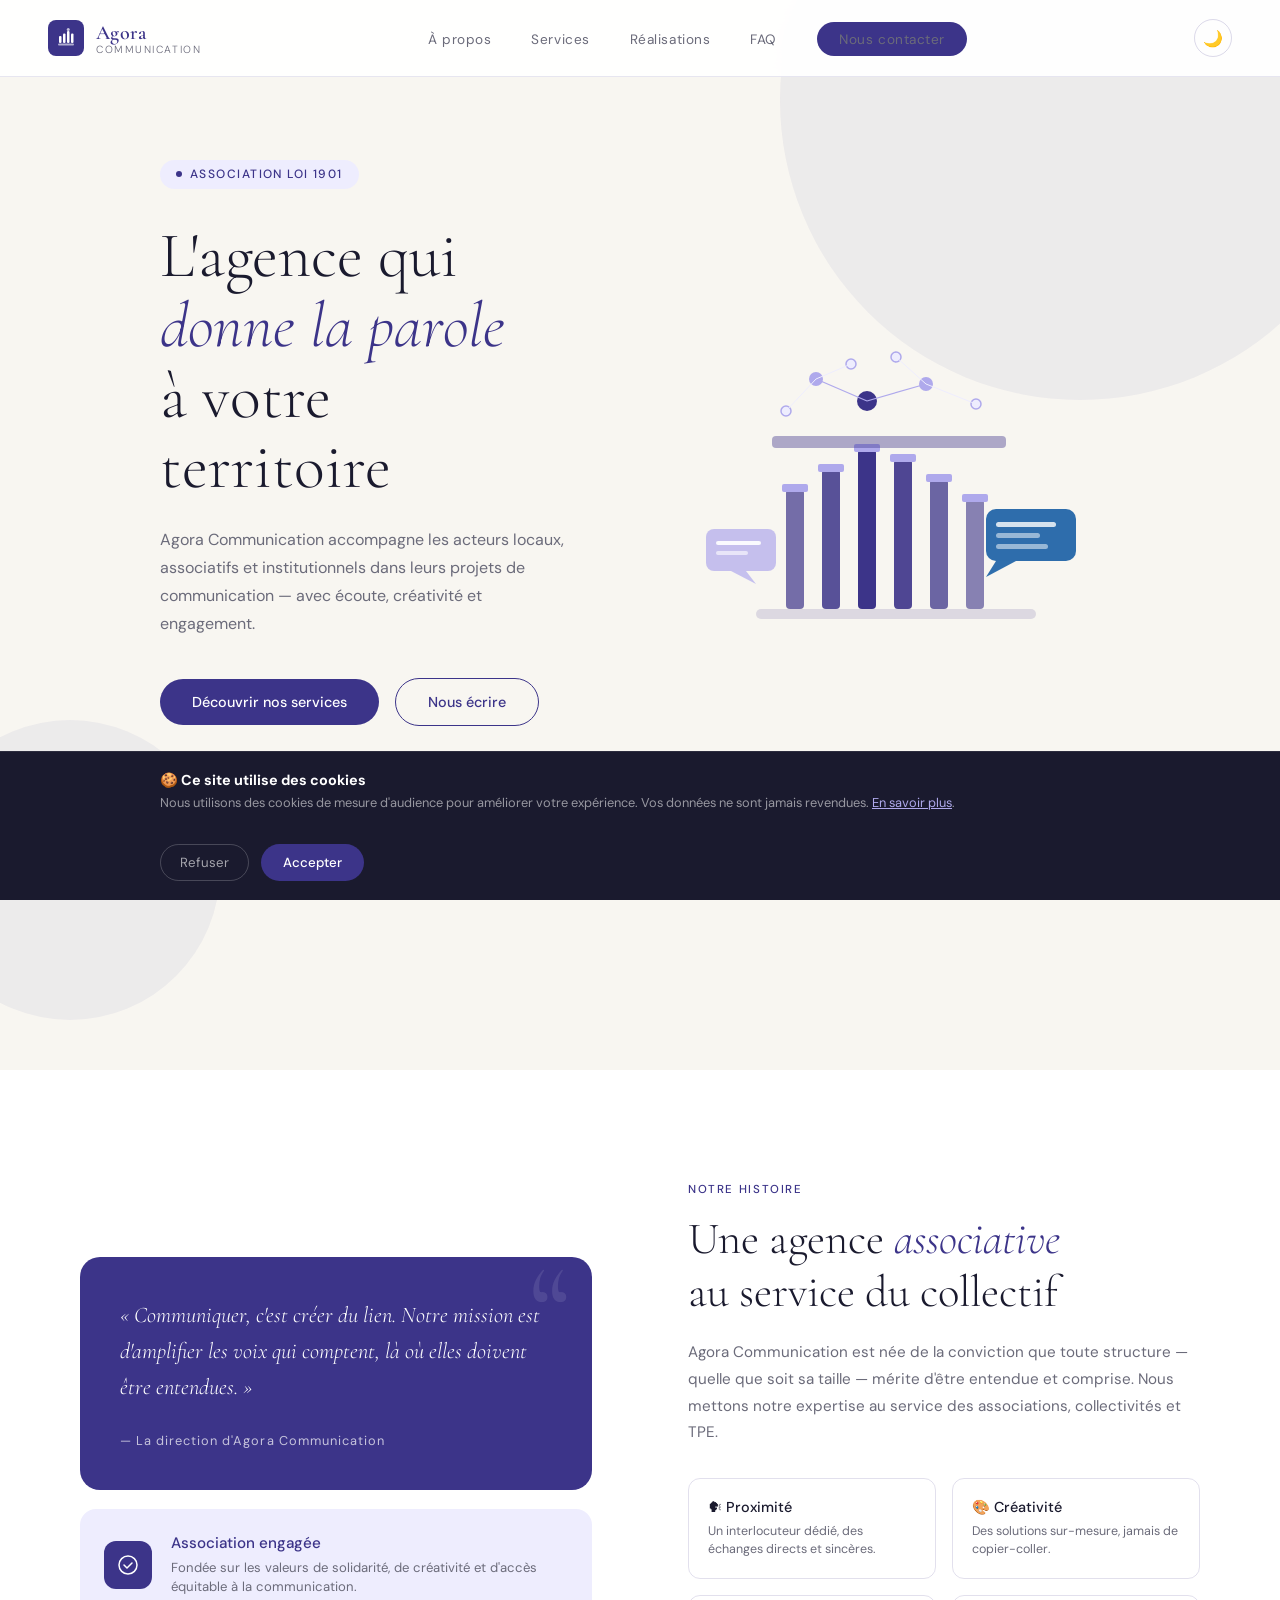
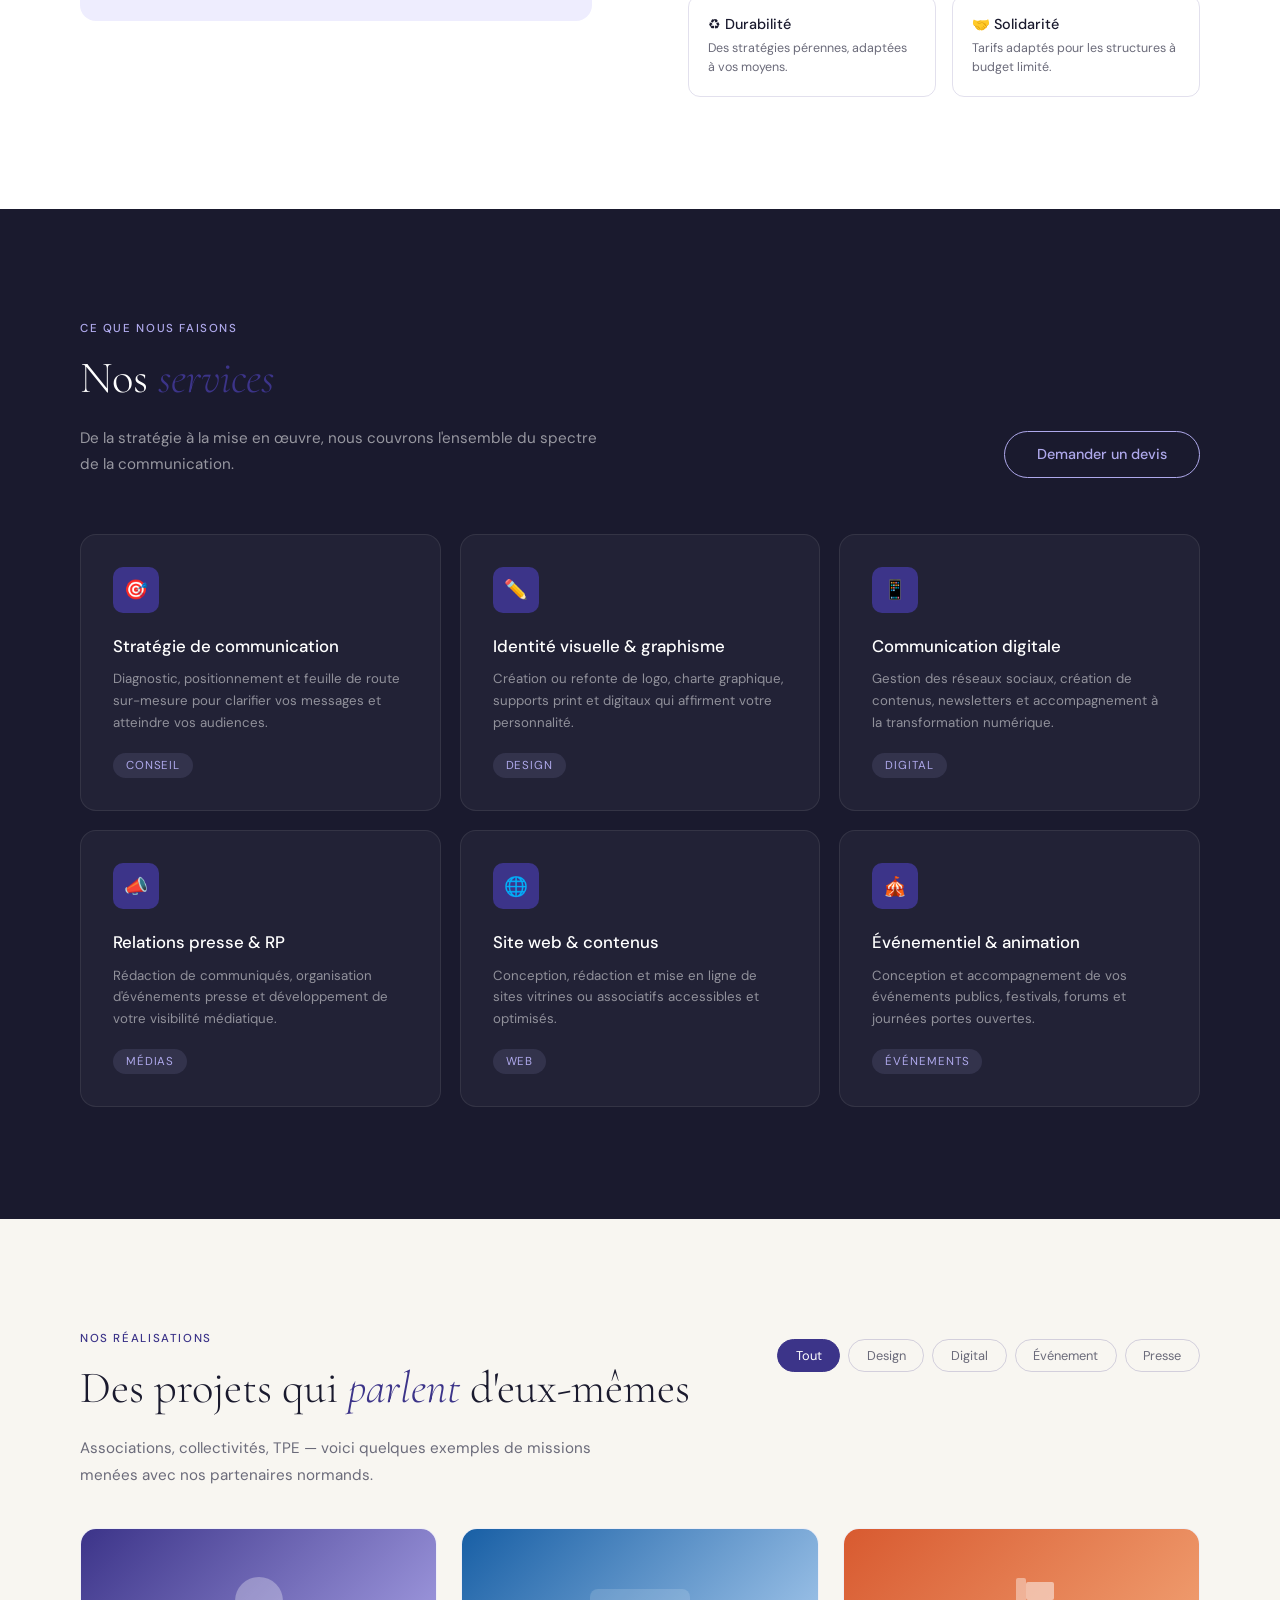
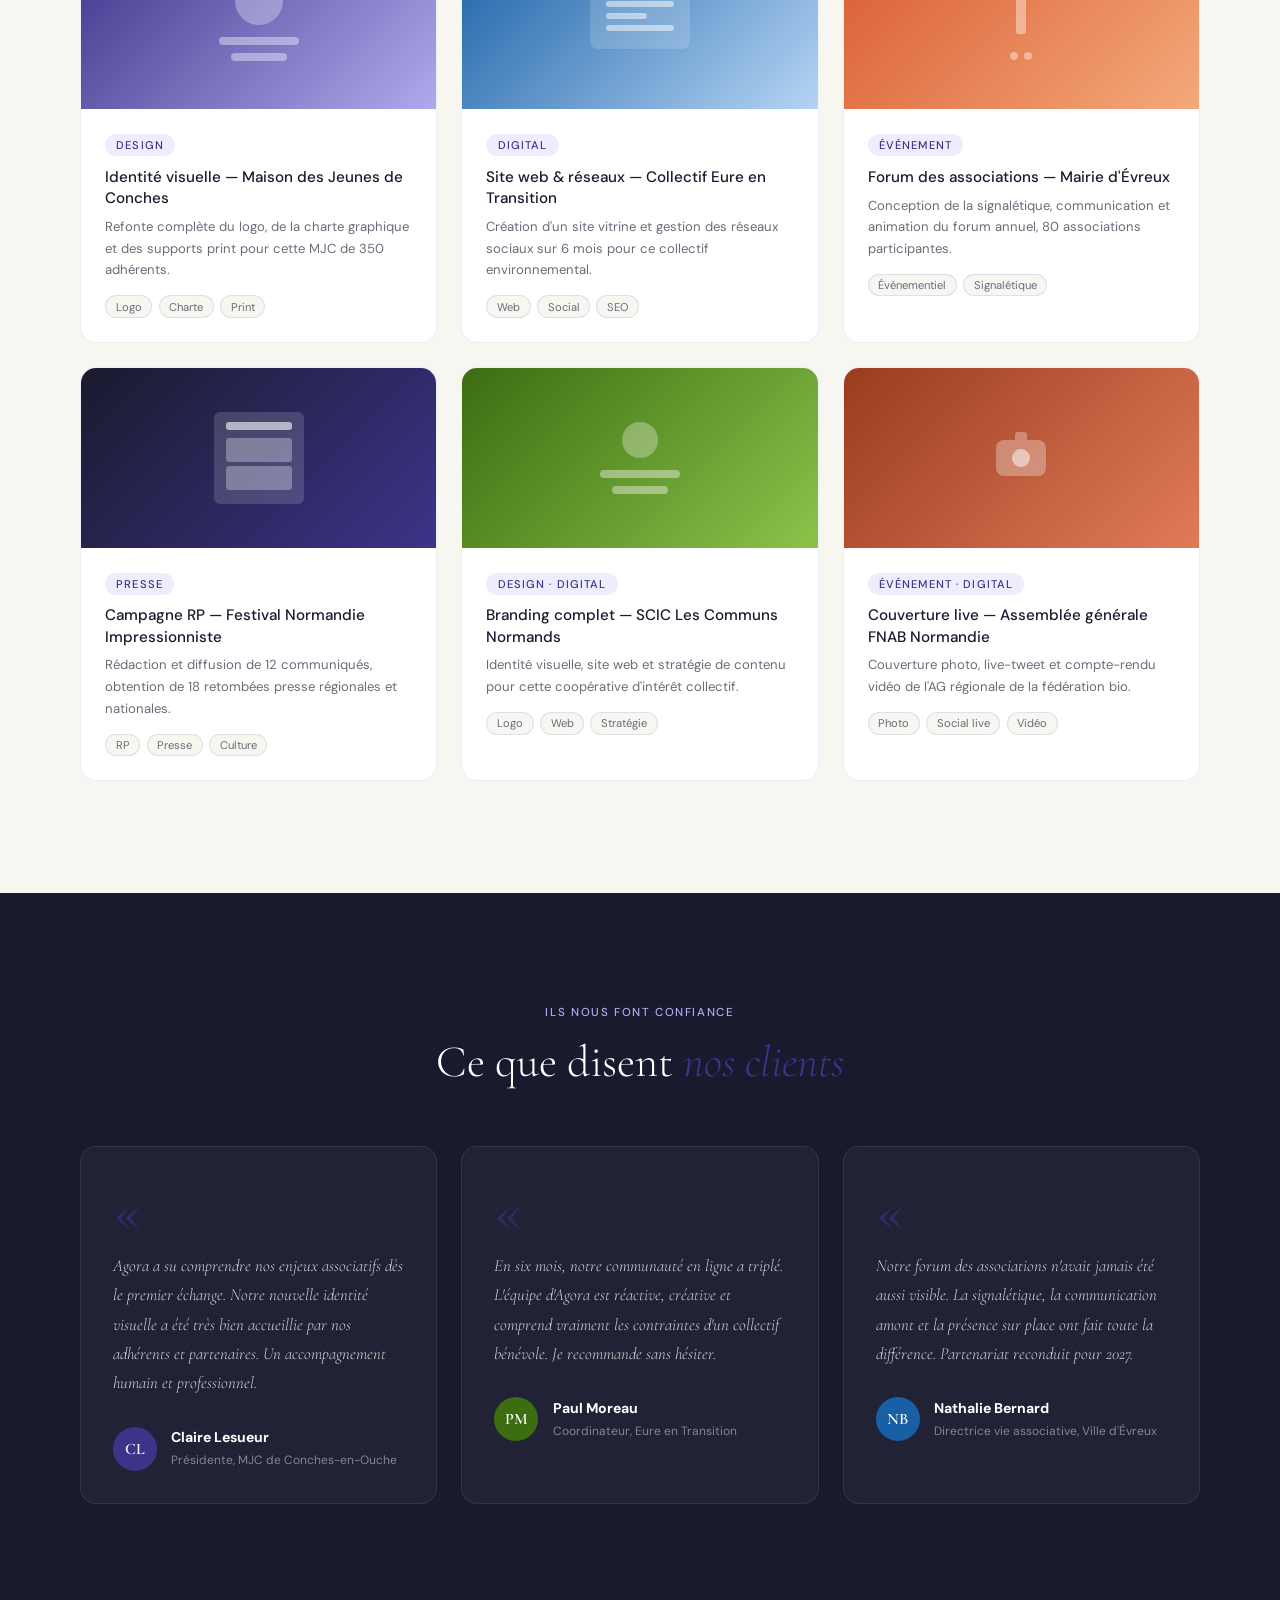
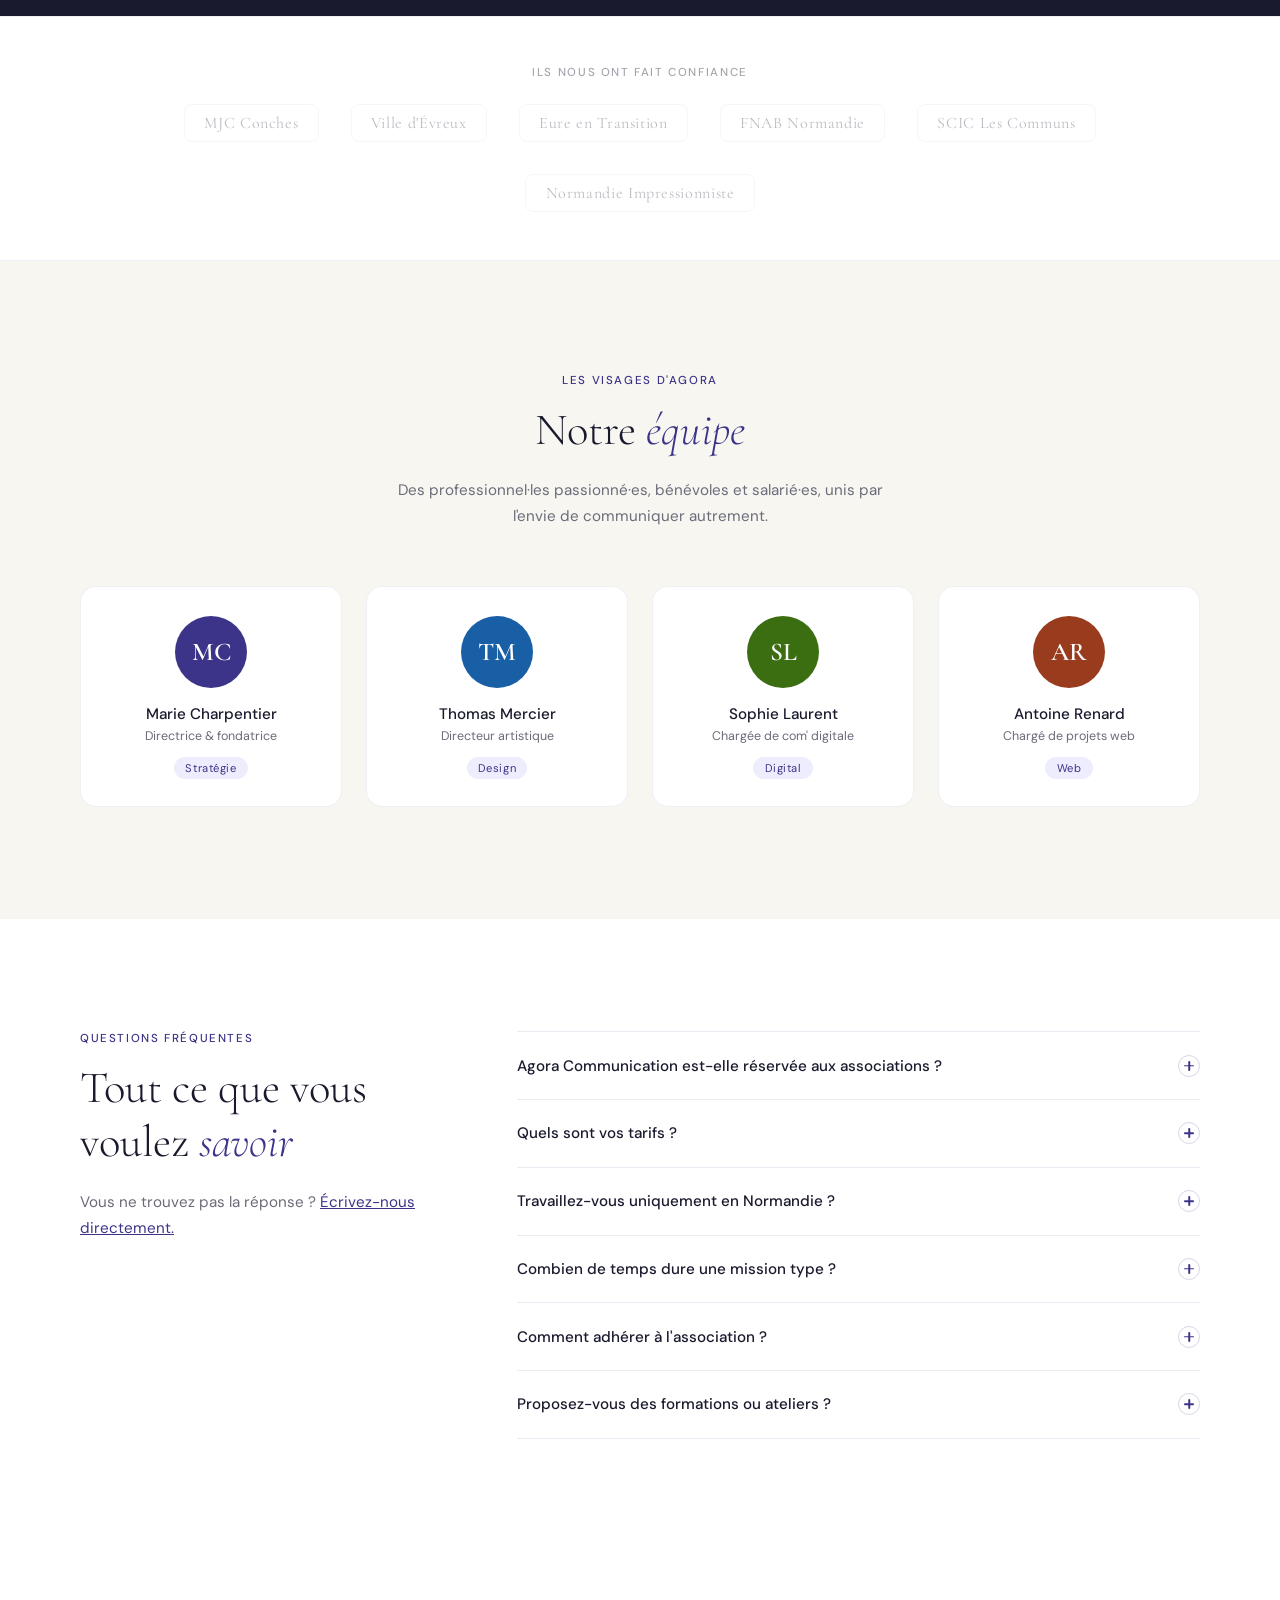
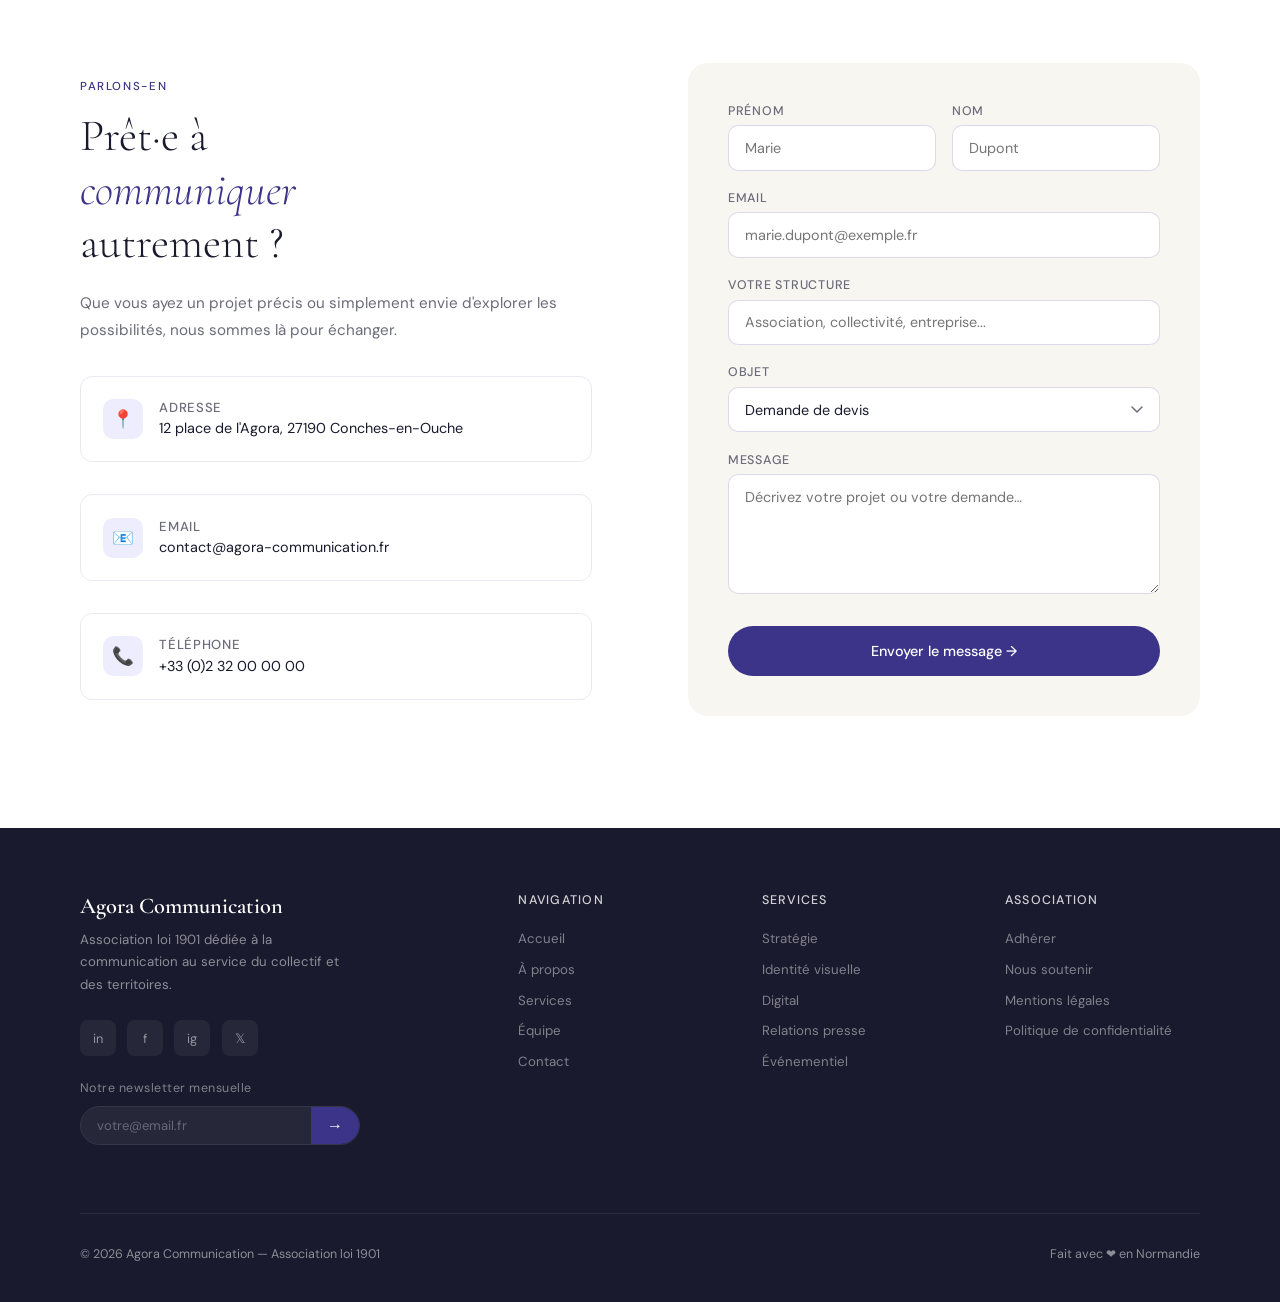
<file: index.html>
<!DOCTYPE html>
<html lang="fr" data-theme="">
<head>
<meta charset="UTF-8">
<meta name="viewport" content="width=device-width, initial-scale=1.0">
<title>Agora Communication — L'agence qui donne la parole</title>
<meta name="description" content="Agora Communication accompagne les associations, collectivités et TPE de Normandie dans leurs projets de communication : stratégie, identité visuelle, digital, événementiel.">
<link rel="canonical" href="https://agora-communication.fr/">
<!-- Open Graph -->
<meta property="og:type"        content="website">
<meta property="og:url"         content="https://agora-communication.fr/">
<meta property="og:title"       content="Agora Communication — L'agence qui donne la parole">
<meta property="og:description" content="Agora Communication accompagne les associations, collectivités et TPE de Normandie dans leurs projets de communication.">
<meta property="og:image"       content="https://agora-communication.fr/og-image.jpg">
<meta name="twitter:card"       content="summary_large_image">
<!-- Thème couleur navigateur mobile -->
<meta name="theme-color" content="#3C3489" media="(prefers-color-scheme: light)">
<meta name="theme-color" content="#0d0c1a" media="(prefers-color-scheme: dark)">
<link href="https://fonts.googleapis.com/css2?family=Cormorant+Garamond:ital,wght@0,300;0,400;0,600;1,300;1,400&family=DM+Sans:wght@300;400;500&display=swap" rel="stylesheet">
<link rel="stylesheet" href="style.css">
</head>
<body>
<!-- BARRE DE PROGRESSION AU SCROLL -->
<div id="scrollProgress" role="progressbar" aria-valuenow="0" aria-valuemin="0" aria-valuemax="100" aria-label="Progression de lecture"></div>

<!-- NAV -->
<nav>
  <a href="#" class="nav-logo">
    <div class="nav-logo-mark">
      <svg viewBox="0 0 20 20" fill="none" xmlns="http://www.w3.org/2000/svg">
        <rect x="3" y="8" width="2.5" height="7" rx="1" fill="white"/>
        <rect x="7" y="5.5" width="2.5" height="9.5" rx="1" fill="white"/>
        <rect x="11" y="3" width="2.5" height="12" rx="1" fill="white"/>
        <rect x="15" y="5.5" width="2.5" height="9.5" rx="1" fill="white"/>
        <rect x="2" y="15.5" width="16" height="2" rx="1" fill="rgba(255,255,255,0.6)"/>
        <circle cx="12.25" cy="1.5" r="1.5" fill="rgba(255,255,255,0.7)"/>
      </svg>
    </div>
    <div>
      <span class="nav-logo-text">Agora</span>
      <span class="nav-logo-sub">Communication</span>
    </div>
  </a>
  <ul class="nav-links">
    <li><a href="#apropos">À propos</a></li>
    <li><a href="#services">Services</a></li>
    <li><a href="#portfolio">Réalisations</a></li>
    <li><a href="#faq">FAQ</a></li>
    <li><a href="#contact" class="nav-cta">Nous contacter</a></li>
  </ul>
  <button class="theme-toggle" id="themeToggle" aria-label="Basculer le mode sombre" title="Mode sombre / clair">🌙</button>
  <button class="nav-burger" id="burgerBtn" aria-label="Ouvrir le menu" aria-expanded="false">
    <span></span><span></span><span></span>
  </button>
</nav>

<!-- MOBILE MENU -->
<nav class="mobile-menu" id="mobileMenu" aria-label="Menu mobile">
  <a href="#apropos">À propos</a>
  <a href="#services">Services</a>
  <a href="#portfolio">Réalisations</a>
  <a href="#faq">FAQ</a>
  <a href="#contact" class="mobile-cta">Nous contacter</a>
  <button class="theme-toggle" id="themeToggleMobile" aria-label="Basculer le mode sombre" style="margin-top:1.5rem;">🌙</button>
</nav>

<!-- HERO -->
<section id="hero">
  <div class="hero-bg-circle"></div>
  <div class="hero-bg-circle"></div>
  <div class="hero-left">
    <div class="hero-tag">Association loi 1901</div>
    <h1 class="hero-title">L'agence qui<br><em>donne la parole</em><br>à votre territoire</h1>
    <p class="hero-desc">Agora Communication accompagne les acteurs locaux, associatifs et institutionnels dans leurs projets de communication — avec écoute, créativité et engagement.</p>
    <div class="hero-btns">
      <a href="#services" class="btn-primary">Découvrir nos services</a>
      <a href="#contact" class="btn-outline">Nous écrire</a>
    </div>
    <div class="hero-stats">
      <div><div class="hero-stat-num counter" data-target="120">0</div><div class="hero-stat-label">Projets réalisés</div></div>
      <div><div class="hero-stat-num counter" data-target="8">0</div><div class="hero-stat-label">Années d'existence</div></div>
      <div><div class="hero-stat-num counter" data-target="40">0</div><div class="hero-stat-label">Partenaires actifs</div></div>
    </div>
  </div>
  <div class="hero-right">
    <svg class="hero-illustration" viewBox="0 0 440 380" fill="none" xmlns="http://www.w3.org/2000/svg">
      <rect x="80" y="280" width="280" height="10" rx="5" fill="#3C3489" opacity="0.15"/>
      <rect x="110" y="160" width="18" height="120" rx="4" fill="#3C3489" opacity="0.7"/>
      <rect x="146" y="140" width="18" height="140" rx="4" fill="#3C3489" opacity="0.85"/>
      <rect x="182" y="120" width="18" height="160" rx="4" fill="#3C3489"/>
      <rect x="218" y="130" width="18" height="150" rx="4" fill="#3C3489" opacity="0.9"/>
      <rect x="254" y="150" width="18" height="130" rx="4" fill="#3C3489" opacity="0.75"/>
      <rect x="290" y="170" width="18" height="110" rx="4" fill="#3C3489" opacity="0.6"/>
      <rect x="106" y="155" width="26" height="8" rx="2" fill="#AFA9EC"/>
      <rect x="142" y="135" width="26" height="8" rx="2" fill="#AFA9EC"/>
      <rect x="178" y="115" width="26" height="8" rx="2" fill="#AFA9EC"/>
      <rect x="214" y="125" width="26" height="8" rx="2" fill="#AFA9EC"/>
      <rect x="250" y="145" width="26" height="8" rx="2" fill="#AFA9EC"/>
      <rect x="286" y="165" width="26" height="8" rx="2" fill="#AFA9EC"/>
      <rect x="96" y="107" width="234" height="12" rx="4" fill="#3C3489" opacity="0.4"/>
      <circle cx="191" cy="72" r="10" fill="#3C3489"/>
      <circle cx="140" cy="50" r="7" fill="#AFA9EC"/>
      <circle cx="250" cy="55" r="7" fill="#AFA9EC"/>
      <circle cx="110" cy="82" r="5" fill="#EEEDFE" stroke="#AFA9EC" stroke-width="1.5"/>
      <circle cx="300" cy="75" r="5" fill="#EEEDFE" stroke="#AFA9EC" stroke-width="1.5"/>
      <circle cx="175" cy="35" r="5" fill="#EEEDFE" stroke="#AFA9EC" stroke-width="1.5"/>
      <circle cx="220" cy="28" r="5" fill="#EEEDFE" stroke="#AFA9EC" stroke-width="1.5"/>
      <line x1="191" y1="72" x2="140" y2="50" stroke="#AFA9EC" stroke-width="1.2"/>
      <line x1="191" y1="72" x2="250" y2="55" stroke="#AFA9EC" stroke-width="1.2"/>
      <line x1="140" y1="50" x2="110" y2="82" stroke="#EEEDFE" stroke-width="1"/>
      <line x1="250" y1="55" x2="300" y2="75" stroke="#EEEDFE" stroke-width="1"/>
      <line x1="140" y1="50" x2="175" y2="35" stroke="#EEEDFE" stroke-width="1"/>
      <line x1="250" y1="55" x2="220" y2="28" stroke="#EEEDFE" stroke-width="1"/>
      <rect x="310" y="180" width="90" height="52" rx="10" fill="#185FA5" opacity="0.9"/>
      <polygon points="320,232 310,248 340,232" fill="#185FA5" opacity="0.9"/>
      <rect x="320" y="193" width="60" height="5" rx="2.5" fill="rgba(255,255,255,0.8)"/>
      <rect x="320" y="204" width="44" height="5" rx="2.5" fill="rgba(255,255,255,0.5)"/>
      <rect x="320" y="215" width="52" height="5" rx="2.5" fill="rgba(255,255,255,0.5)"/>
      <rect x="30" y="200" width="70" height="42" rx="8" fill="#AFA9EC" opacity="0.7"/>
      <polygon points="70,242 80,255 55,242" fill="#AFA9EC" opacity="0.7"/>
      <rect x="40" y="212" width="45" height="4" rx="2" fill="rgba(255,255,255,0.9)"/>
      <rect x="40" y="222" width="32" height="4" rx="2" fill="rgba(255,255,255,0.6)"/>
    </svg>
  </div>
</section>

<!-- À PROPOS -->
<section id="apropos">
  <div class="apropos-visual reveal">
    <div class="apropos-card-main">
      <p>« Communiquer, c'est créer du lien. Notre mission est d'amplifier les voix qui comptent, là où elles doivent être entendues. »</p>
      <span>— La direction d'Agora Communication</span>
    </div>
    <div class="apropos-card-secondary">
      <div class="apropos-icon">
        <svg width="22" height="22" viewBox="0 0 22 22" fill="none">
          <circle cx="11" cy="11" r="9" stroke="white" stroke-width="1.5"/>
          <path d="M7 11l3 3 5-5" stroke="white" stroke-width="1.5" stroke-linecap="round" stroke-linejoin="round"/>
        </svg>
      </div>
      <div>
        <h4>Association engagée</h4>
        <p>Fondée sur les valeurs de solidarité, de créativité et d'accès équitable à la communication.</p>
      </div>
    </div>
  </div>
  <div class="apropos-content reveal reveal-delay-1">
    <div class="section-tag">Notre histoire</div>
    <h2 class="section-title">Une agence <em>associative</em><br>au service du collectif</h2>
    <p class="section-sub">Agora Communication est née de la conviction que toute structure — quelle que soit sa taille — mérite d'être entendue et comprise. Nous mettons notre expertise au service des associations, collectivités et TPE.</p>
    <div class="apropos-valeurs">
      <div class="valeur-item"><h4>🗣 Proximité</h4><p>Un interlocuteur dédié, des échanges directs et sincères.</p></div>
      <div class="valeur-item"><h4>🎨 Créativité</h4><p>Des solutions sur-mesure, jamais de copier-coller.</p></div>
      <div class="valeur-item"><h4>♻ Durabilité</h4><p>Des stratégies pérennes, adaptées à vos moyens.</p></div>
      <div class="valeur-item"><h4>🤝 Solidarité</h4><p>Tarifs adaptés pour les structures à budget limité.</p></div>
    </div>
  </div>
</section>

<!-- SERVICES -->
<section id="services">
  <div class="services-header reveal">
    <div>
      <div class="section-tag" style="color: var(--violet-light);">Ce que nous faisons</div>
      <h2 class="section-title">Nos <em>services</em></h2>
      <p class="section-sub">De la stratégie à la mise en œuvre, nous couvrons l'ensemble du spectre de la communication.</p>
    </div>
    <a href="#contact" class="btn-outline" style="color: var(--violet-light); border-color: var(--violet-light); white-space: nowrap; flex-shrink: 0;">Demander un devis</a>
  </div>
  <div class="services-grid">
    <div class="service-card reveal reveal-delay-1">
      <div class="service-card-icon">🎯</div>
      <h3>Stratégie de communication</h3>
      <p>Diagnostic, positionnement et feuille de route sur-mesure pour clarifier vos messages et atteindre vos audiences.</p>
      <span class="service-card-tag">Conseil</span>
    </div>
    <div class="service-card reveal reveal-delay-2">
      <div class="service-card-icon">✏️</div>
      <h3>Identité visuelle & graphisme</h3>
      <p>Création ou refonte de logo, charte graphique, supports print et digitaux qui affirment votre personnalité.</p>
      <span class="service-card-tag">Design</span>
    </div>
    <div class="service-card reveal reveal-delay-3">
      <div class="service-card-icon">📱</div>
      <h3>Communication digitale</h3>
      <p>Gestion des réseaux sociaux, création de contenus, newsletters et accompagnement à la transformation numérique.</p>
      <span class="service-card-tag">Digital</span>
    </div>
    <div class="service-card reveal reveal-delay-1">
      <div class="service-card-icon">📣</div>
      <h3>Relations presse & RP</h3>
      <p>Rédaction de communiqués, organisation d'événements presse et développement de votre visibilité médiatique.</p>
      <span class="service-card-tag">Médias</span>
    </div>
    <div class="service-card reveal reveal-delay-2">
      <div class="service-card-icon">🌐</div>
      <h3>Site web & contenus</h3>
      <p>Conception, rédaction et mise en ligne de sites vitrines ou associatifs accessibles et optimisés.</p>
      <span class="service-card-tag">Web</span>
    </div>
    <div class="service-card reveal reveal-delay-3">
      <div class="service-card-icon">🎪</div>
      <h3>Événementiel & animation</h3>
      <p>Conception et accompagnement de vos événements publics, festivals, forums et journées portes ouvertes.</p>
      <span class="service-card-tag">Événements</span>
    </div>
  </div>
</section>

<!-- PORTFOLIO -->
<section id="portfolio">
  <div class="portfolio-header reveal">
    <div>
      <div class="section-tag">Nos réalisations</div>
      <h2 class="section-title">Des projets qui <em>parlent</em> d'eux-mêmes</h2>
      <p class="section-sub">Associations, collectivités, TPE — voici quelques exemples de missions menées avec nos partenaires normands.</p>
    </div>
    <div class="portfolio-filters reveal reveal-delay-1">
      <button class="filter-btn active" data-filter="all">Tout</button>
      <button class="filter-btn" data-filter="design">Design</button>
      <button class="filter-btn" data-filter="digital">Digital</button>
      <button class="filter-btn" data-filter="evenement">Événement</button>
      <button class="filter-btn" data-filter="presse">Presse</button>
    </div>
  </div>
  <div class="portfolio-grid">
    <div class="portfolio-card reveal reveal-delay-1" data-cat="design">
      <div class="portfolio-visual" style="background: linear-gradient(135deg, #3C3489 0%, #AFA9EC 100%);">
        <div class="portfolio-mockup">
          <div class="pm-circle"></div>
          <div class="pm-bar"></div>
          <div class="pm-bar pm-bar--short"></div>
        </div>
      </div>
      <div class="portfolio-info">
        <span class="portfolio-cat">Design</span>
        <h3>Identité visuelle — Maison des Jeunes de Conches</h3>
        <p>Refonte complète du logo, de la charte graphique et des supports print pour cette MJC de 350 adhérents.</p>
        <div class="portfolio-tags"><span>Logo</span><span>Charte</span><span>Print</span></div>
      </div>
    </div>
    <div class="portfolio-card reveal reveal-delay-2" data-cat="digital">
      <div class="portfolio-visual" style="background: linear-gradient(135deg, #185FA5 0%, #B5D4F4 100%);">
        <div class="portfolio-mockup">
          <div class="pm-screen">
            <div class="pm-line"></div>
            <div class="pm-line pm-line--short"></div>
            <div class="pm-line"></div>
          </div>
        </div>
      </div>
      <div class="portfolio-info">
        <span class="portfolio-cat">Digital</span>
        <h3>Site web & réseaux — Collectif Eure en Transition</h3>
        <p>Création d'un site vitrine et gestion des réseaux sociaux sur 6 mois pour ce collectif environnemental.</p>
        <div class="portfolio-tags"><span>Web</span><span>Social</span><span>SEO</span></div>
      </div>
    </div>
    <div class="portfolio-card reveal reveal-delay-3" data-cat="evenement">
      <div class="portfolio-visual" style="background: linear-gradient(135deg, #D85A30 0%, #F4A97A 100%);">
        <div class="portfolio-mockup">
          <div class="pm-flag"></div>
          <div class="pm-dots"></div>
        </div>
      </div>
      <div class="portfolio-info">
        <span class="portfolio-cat">Événement</span>
        <h3>Forum des associations — Mairie d'Évreux</h3>
        <p>Conception de la signalétique, communication et animation du forum annuel, 80 associations participantes.</p>
        <div class="portfolio-tags"><span>Événementiel</span><span>Signalétique</span></div>
      </div>
    </div>
    <div class="portfolio-card reveal reveal-delay-1" data-cat="presse">
      <div class="portfolio-visual" style="background: linear-gradient(135deg, #1A1A2E 0%, #3C3489 100%);">
        <div class="portfolio-mockup">
          <div class="pm-newspaper">
            <div class="pm-headline"></div>
            <div class="pm-col"></div>
            <div class="pm-col"></div>
          </div>
        </div>
      </div>
      <div class="portfolio-info">
        <span class="portfolio-cat">Presse</span>
        <h3>Campagne RP — Festival Normandie Impressionniste</h3>
        <p>Rédaction et diffusion de 12 communiqués, obtention de 18 retombées presse régionales et nationales.</p>
        <div class="portfolio-tags"><span>RP</span><span>Presse</span><span>Culture</span></div>
      </div>
    </div>
    <div class="portfolio-card reveal reveal-delay-2" data-cat="design digital">
      <div class="portfolio-visual" style="background: linear-gradient(135deg, #3B6D11 0%, #8BC34A 100%);">
        <div class="portfolio-mockup">
          <div class="pm-circle pm-circle--sm"></div>
          <div class="pm-bar"></div>
          <div class="pm-bar pm-bar--short"></div>
        </div>
      </div>
      <div class="portfolio-info">
        <span class="portfolio-cat">Design · Digital</span>
        <h3>Branding complet — SCIC Les Communs Normands</h3>
        <p>Identité visuelle, site web et stratégie de contenu pour cette coopérative d'intérêt collectif.</p>
        <div class="portfolio-tags"><span>Logo</span><span>Web</span><span>Stratégie</span></div>
      </div>
    </div>
    <div class="portfolio-card reveal reveal-delay-3" data-cat="evenement digital">
      <div class="portfolio-visual" style="background: linear-gradient(135deg, #993C1D 0%, #E07B5A 100%);">
        <div class="portfolio-mockup">
          <div class="pm-camera"></div>
        </div>
      </div>
      <div class="portfolio-info">
        <span class="portfolio-cat">Événement · Digital</span>
        <h3>Couverture live — Assemblée générale FNAB Normandie</h3>
        <p>Couverture photo, live-tweet et compte-rendu vidéo de l'AG régionale de la fédération bio.</p>
        <div class="portfolio-tags"><span>Photo</span><span>Social live</span><span>Vidéo</span></div>
      </div>
    </div>
  </div>
</section>

<!-- TÉMOIGNAGES -->
<section id="temoignages">
  <div class="section-tag reveal" style="text-align:center; margin-left:auto; margin-right:auto;">Ils nous font confiance</div>
  <h2 class="section-title reveal reveal-delay-1" style="text-align:center; margin-left:auto; margin-right:auto;">Ce que disent <em>nos clients</em></h2>
  <div class="temoignages-grid">
    <div class="temoignage-card reveal reveal-delay-1">
      <div class="temoignage-quote">«</div>
      <p>Agora a su comprendre nos enjeux associatifs dès le premier échange. Notre nouvelle identité visuelle a été très bien accueillie par nos adhérents et partenaires. Un accompagnement humain et professionnel.</p>
      <div class="temoignage-author">
        <div class="temoignage-avatar" style="background:#3C3489;">CL</div>
        <div>
          <strong>Claire Lesueur</strong>
          <span>Présidente, MJC de Conches-en-Ouche</span>
        </div>
      </div>
    </div>
    <div class="temoignage-card reveal reveal-delay-2">
      <div class="temoignage-quote">«</div>
      <p>En six mois, notre communauté en ligne a triplé. L'équipe d'Agora est réactive, créative et comprend vraiment les contraintes d'un collectif bénévole. Je recommande sans hésiter.</p>
      <div class="temoignage-author">
        <div class="temoignage-avatar" style="background:#3B6D11;">PM</div>
        <div>
          <strong>Paul Moreau</strong>
          <span>Coordinateur, Eure en Transition</span>
        </div>
      </div>
    </div>
    <div class="temoignage-card reveal reveal-delay-3">
      <div class="temoignage-quote">«</div>
      <p>Notre forum des associations n'avait jamais été aussi visible. La signalétique, la communication amont et la présence sur place ont fait toute la différence. Partenariat reconduit pour 2027.</p>
      <div class="temoignage-author">
        <div class="temoignage-avatar" style="background:#185FA5;">NB</div>
        <div>
          <strong>Nathalie Bernard</strong>
          <span>Directrice vie associative, Ville d'Évreux</span>
        </div>
      </div>
    </div>
  </div>
</section>

<!-- CLIENTS LOGOS STRIP -->
<section id="clients" aria-label="Ils nous font confiance">
  <div class="clients-strip reveal">
    <div class="clients-label">Ils nous ont fait confiance</div>
    <div class="clients-logos">
      <span class="client-logo">MJC Conches</span>
      <span class="client-logo">Ville d'Évreux</span>
      <span class="client-logo">Eure en Transition</span>
      <span class="client-logo">FNAB Normandie</span>
      <span class="client-logo">SCIC Les Communs</span>
      <span class="client-logo">Normandie Impressionniste</span>
    </div>
  </div>
</section>

<!-- ÉQUIPE -->
<section id="equipe">
  <div class="section-tag reveal">Les visages d'Agora</div>
  <h2 class="section-title reveal reveal-delay-1">Notre <em>équipe</em></h2>
  <p class="section-sub reveal reveal-delay-2">Des professionnel·les passionné·es, bénévoles et salarié·es, unis par l'envie de communiquer autrement.</p>
  <div class="equipe-grid">
    <div class="membre-card reveal reveal-delay-1">
      <div class="membre-avatar" style="background:#3C3489;">MC</div>
      <div class="membre-name">Marie Charpentier</div>
      <div class="membre-role">Directrice & fondatrice</div>
      <span class="membre-tag">Stratégie</span>
    </div>
    <div class="membre-card reveal reveal-delay-2">
      <div class="membre-avatar" style="background:#185FA5;">TM</div>
      <div class="membre-name">Thomas Mercier</div>
      <div class="membre-role">Directeur artistique</div>
      <span class="membre-tag">Design</span>
    </div>
    <div class="membre-card reveal reveal-delay-3">
      <div class="membre-avatar" style="background:#3B6D11;">SL</div>
      <div class="membre-name">Sophie Laurent</div>
      <div class="membre-role">Chargée de com' digitale</div>
      <span class="membre-tag">Digital</span>
    </div>
    <div class="membre-card reveal reveal-delay-4">
      <div class="membre-avatar" style="background:#993C1D;">AR</div>
      <div class="membre-name">Antoine Renard</div>
      <div class="membre-role">Chargé de projets web</div>
      <span class="membre-tag">Web</span>
    </div>
  </div>
</section>

<!-- FAQ -->
<section id="faq">
  <div class="faq-inner">
    <div class="faq-header reveal">
      <div class="section-tag">Questions fréquentes</div>
      <h2 class="section-title">Tout ce que vous<br>voulez <em>savoir</em></h2>
      <p class="section-sub">Vous ne trouvez pas la réponse ? <a href="#contact" style="color:var(--violet);">Écrivez-nous directement.</a></p>
    </div>
    <div class="faq-list reveal reveal-delay-1">
      <div class="faq-item">
        <button class="faq-question" aria-expanded="false">
          Agora Communication est-elle réservée aux associations ?
          <span class="faq-icon"></span>
        </button>
        <div class="faq-answer">
          <p>Non. Si nous avons une expertise particulière sur le secteur associatif et les collectivités, nous accompagnons aussi les TPE et micro-entreprises engagées sur le territoire normand. Notre critère principal est l'utilité sociale ou locale du projet.</p>
        </div>
      </div>
      <div class="faq-item">
        <button class="faq-question" aria-expanded="false">
          Quels sont vos tarifs ?
          <span class="faq-icon"></span>
        </button>
        <div class="faq-answer">
          <p>Nos tarifs sont modulables selon la nature de la structure et le budget disponible. Nous proposons des grilles tarifaires spécifiques pour les associations et les organismes à budget limité. Contactez-nous pour un devis sur mesure et sans engagement.</p>
        </div>
      </div>
      <div class="faq-item">
        <button class="faq-question" aria-expanded="false">
          Travaillez-vous uniquement en Normandie ?
          <span class="faq-icon"></span>
        </button>
        <div class="faq-answer">
          <p>Principalement oui — notre ancrage territorial est une valeur forte. Nous pouvons cependant intervenir à distance sur des missions digitales ou de conseil pour des structures situées hors de Normandie, au cas par cas.</p>
        </div>
      </div>
      <div class="faq-item">
        <button class="faq-question" aria-expanded="false">
          Combien de temps dure une mission type ?
          <span class="faq-icon"></span>
        </button>
        <div class="faq-answer">
          <p>Cela dépend de la mission : une refonte de logo prend généralement 3 à 6 semaines, la création d'un site vitrine 4 à 8 semaines. Les missions d'accompagnement (réseaux sociaux, stratégie) se déroulent sur des durées de 3 à 12 mois renouvelables.</p>
        </div>
      </div>
      <div class="faq-item">
        <button class="faq-question" aria-expanded="false">
          Comment adhérer à l'association ?
          <span class="faq-icon"></span>
        </button>
        <div class="faq-answer">
          <p>L'adhésion est ouverte à toute personne souhaitant soutenir notre mission. Elle donne accès aux événements membres, aux ateliers de formation et aux tarifs préférentiels. Contactez-nous par email pour recevoir le bulletin d'adhésion.</p>
        </div>
      </div>
      <div class="faq-item">
        <button class="faq-question" aria-expanded="false">
          Proposez-vous des formations ou ateliers ?
          <span class="faq-icon"></span>
        </button>
        <div class="faq-answer">
          <p>Oui ! Nous organisons régulièrement des ateliers pratiques sur la communication des associations : réseaux sociaux, prise de parole en public, rédaction web… Consultez nos actualités ou abonnez-vous à notre newsletter pour être informé.</p>
        </div>
      </div>
    </div>
  </div>
</section>

<!-- CONTACT -->
<section id="contact">
  <div class="contact-info reveal">
    <div class="section-tag">Parlons-en</div>
    <h2 class="section-title">Prêt·e à<br><em>communiquer</em><br>autrement ?</h2>
    <p class="section-sub">Que vous ayez un projet précis ou simplement envie d'explorer les possibilités, nous sommes là pour échanger.</p>
    <a class="contact-detail" href="https://maps.google.com/?q=12+place+de+l%27Agora+27190+Conches-en-Ouche" target="_blank" rel="noopener">
      <div class="contact-detail-icon">📍</div>
      <div><h4>Adresse</h4><p>12 place de l'Agora, 27190 Conches-en-Ouche</p></div>
    </a>
    <a class="contact-detail" href="mailto:contact@agora-communication.fr">
      <div class="contact-detail-icon">📧</div>
      <div><h4>Email</h4><p>contact@agora-communication.fr</p></div>
    </a>
    <a class="contact-detail" href="tel:+33232000000">
      <div class="contact-detail-icon">📞</div>
      <div><h4>Téléphone</h4><p>+33 (0)2 32 00 00 00</p></div>
    </a>
  </div>
  <div class="contact-form reveal reveal-delay-1">
    <!-- ⚠️ Remplacez YOUR_FORM_ID par votre ID Formspree (https://formspree.io) -->
    <form id="contactForm" action="https://formspree.io/f/YOUR_FORM_ID" method="POST" novalidate>
      <input type="hidden" name="_language" value="fr">
      <div class="form-row">
        <div class="form-group">
          <label for="prenom">Prénom</label>
          <input type="text" id="prenom" name="prenom" placeholder="Marie" required>
        </div>
        <div class="form-group">
          <label for="nom">Nom</label>
          <input type="text" id="nom" name="nom" placeholder="Dupont" required>
        </div>
      </div>
      <div class="form-group">
        <label for="email">Email</label>
        <input type="email" id="email" name="email" placeholder="marie.dupont@exemple.fr" required>
      </div>
      <div class="form-group">
        <label for="structure">Votre structure</label>
        <input type="text" id="structure" name="structure" placeholder="Association, collectivité, entreprise...">
      </div>
      <div class="form-group">
        <label for="objet">Objet</label>
        <select id="objet" name="objet">
          <option>Demande de devis</option>
          <option>Renseignement</option>
          <option>Partenariat</option>
          <option>Adhésion à l'association</option>
          <option>Autre</option>
        </select>
      </div>
      <div class="form-group">
        <label for="message">Message</label>
        <textarea id="message" name="message" placeholder="Décrivez votre projet ou votre demande…" required></textarea>
      </div>
      <button type="submit" class="form-submit" id="formSubmit">Envoyer le message →</button>
      <div class="form-status" id="formStatus" role="alert"></div>
    </form>
  </div>
</section>

<!-- FOOTER -->
<footer>
  <div class="footer-top">
    <div>
      <div class="footer-brand-name">Agora Communication</div>
      <p class="footer-brand-desc">Association loi 1901 dédiée à la communication au service du collectif et des territoires.</p>
      <div class="footer-social">
        <a href="#" title="LinkedIn" aria-label="LinkedIn">in</a>
        <a href="#" title="Facebook" aria-label="Facebook">f</a>
        <a href="#" title="Instagram" aria-label="Instagram">ig</a>
        <a href="#" title="Twitter/X" aria-label="Twitter / X">𝕏</a>
      </div>
      <!-- NEWSLETTER -->
      <div class="footer-newsletter">
        <p class="footer-newsletter-label">Notre newsletter mensuelle</p>
        <form class="footer-newsletter-form" id="newsletterForm" novalidate>
          <input type="email" placeholder="votre@email.fr" aria-label="Votre adresse email" required>
          <button type="submit" aria-label="S'abonner">→</button>
        </form>
        <p class="footer-newsletter-note" id="newsletterStatus"></p>
      </div>
    </div>
    <div class="footer-col">
      <h4>Navigation</h4>
      <ul>
        <li><a href="#">Accueil</a></li>
        <li><a href="#apropos">À propos</a></li>
        <li><a href="#services">Services</a></li>
        <li><a href="#equipe">Équipe</a></li>
        <li><a href="#contact">Contact</a></li>
      </ul>
    </div>
    <div class="footer-col">
      <h4>Services</h4>
      <ul>
        <li><a href="#services">Stratégie</a></li>
        <li><a href="#services">Identité visuelle</a></li>
        <li><a href="#services">Digital</a></li>
        <li><a href="#services">Relations presse</a></li>
        <li><a href="#services">Événementiel</a></li>
      </ul>
    </div>
    <div class="footer-col">
      <h4>Association</h4>
      <ul>
        <li><a href="#">Adhérer</a></li>
        <li><a href="#">Nous soutenir</a></li>
        <li><a href="mentions-legales.html">Mentions légales</a></li>
        <li><a href="mentions-legales.html#4">Politique de confidentialité</a></li>
      </ul>
    </div>
  </div>
  <div class="footer-bottom">
    <span>© 2026 Agora Communication — Association loi 1901</span>
    <span>Fait avec ❤ en Normandie</span>
  </div>
</footer>

<!-- BOUTON RETOUR EN HAUT -->
<button id="backToTop" aria-label="Retour en haut de page" title="Retour en haut">
  <svg width="18" height="18" viewBox="0 0 18 18" fill="none">
    <path d="M9 14V4M4 9l5-5 5 5" stroke="currentColor" stroke-width="1.8" stroke-linecap="round" stroke-linejoin="round"/>
  </svg>
</button>

<!-- COOKIE BANNER -->
<div id="cookieBanner" role="dialog" aria-label="Gestion des cookies" aria-live="polite">
  <div class="cookie-inner">
    <div class="cookie-text">
      <strong>🍪 Ce site utilise des cookies</strong>
      <p>Nous utilisons des cookies de mesure d'audience pour améliorer votre expérience. Vos données ne sont jamais revendues. <a href="mentions-legales.html#5">En savoir plus</a>.</p>
    </div>
    <div class="cookie-actions">
      <button id="cookieRefuse" class="cookie-btn-refuse">Refuser</button>
      <button id="cookieAccept" class="cookie-btn-accept">Accepter</button>
    </div>
  </div>
</div>

<script src="main.js"></script>
</body>
</html>
</file>
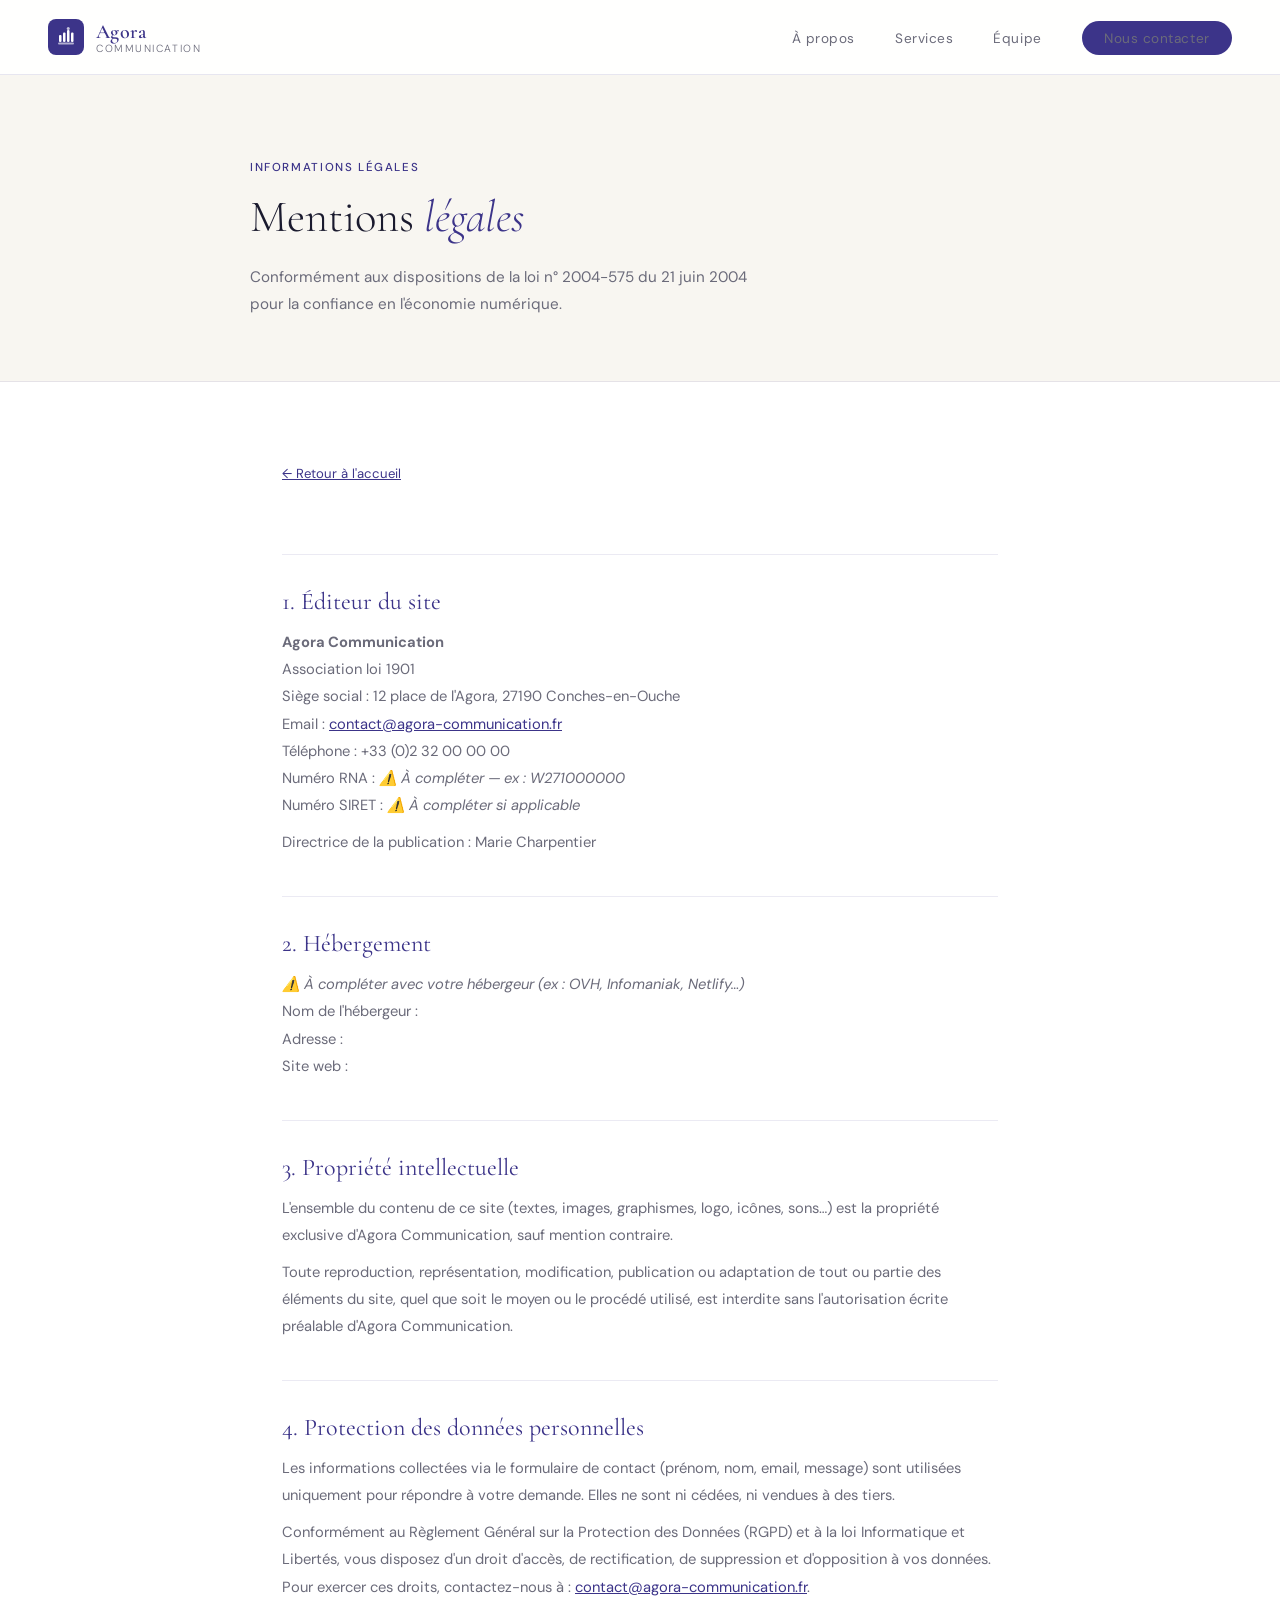
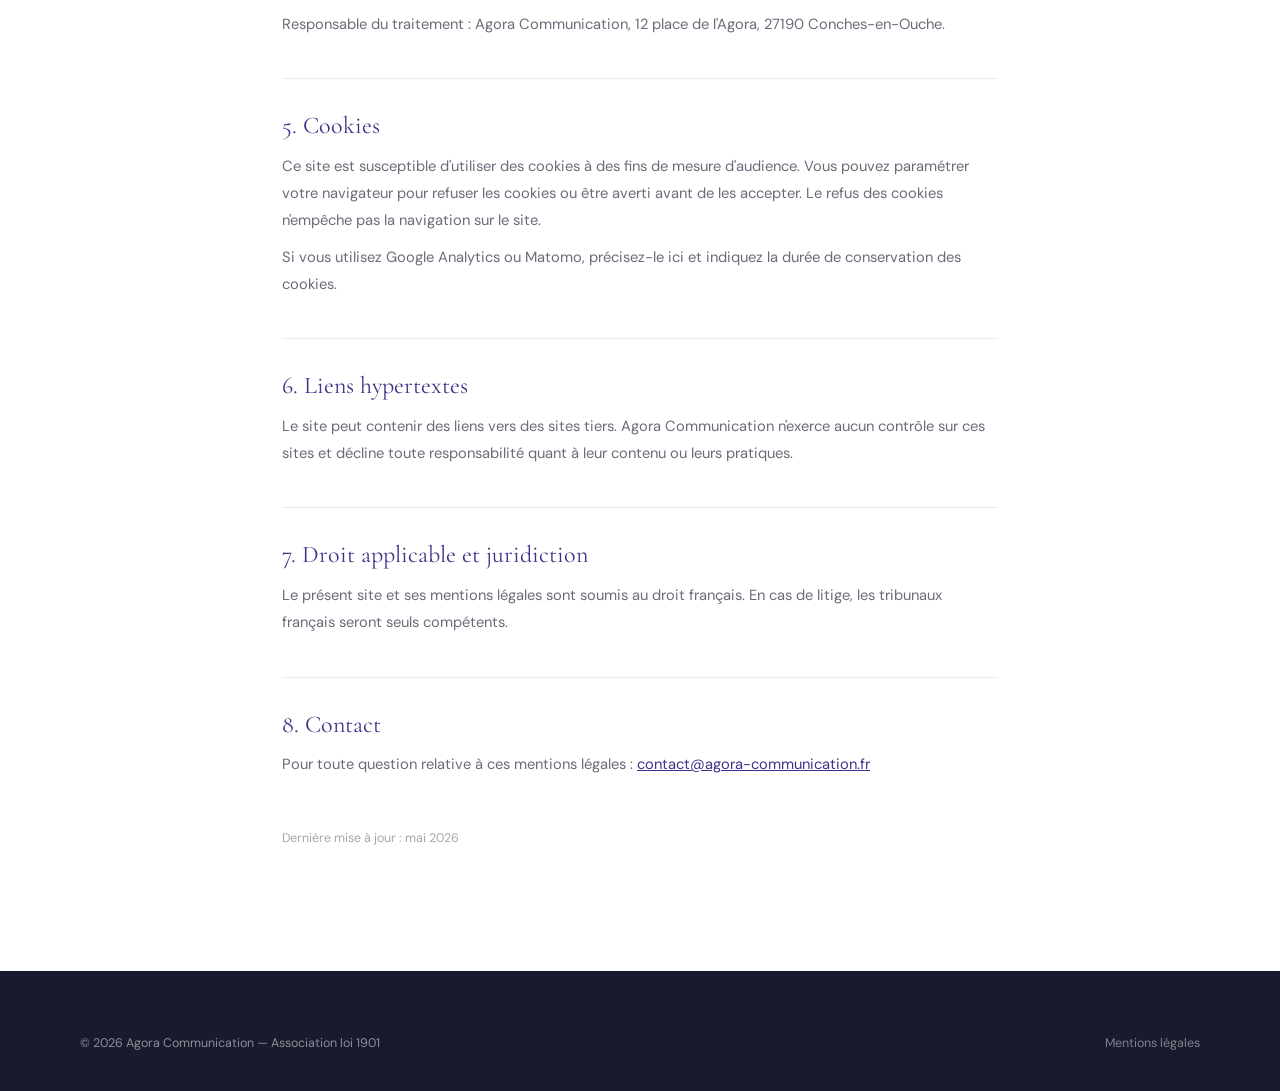
<file: mentions-legales.html>
<!DOCTYPE html>
<html lang="fr">
<head>
<meta charset="UTF-8">
<meta name="viewport" content="width=device-width, initial-scale=1.0">
<title>Mentions légales — Agora Communication</title>
<link href="https://fonts.googleapis.com/css2?family=Cormorant+Garamond:ital,wght@0,300;0,400;0,600;1,300;1,400&family=DM+Sans:wght@300;400;500&display=swap" rel="stylesheet">
<link rel="stylesheet" href="style.css">
<style>
  .mentions-hero {
    padding: 10rem 5rem 4rem;
    background: var(--creme);
    border-bottom: 0.5px solid rgba(60,52,137,0.1);
  }
  .mentions-body {
    max-width: 780px;
    margin: 0 auto;
    padding: 5rem 2rem 7rem;
  }
  .mentions-body h2 {
    font-family: 'Cormorant Garamond', serif;
    font-size: 1.5rem;
    font-weight: 400;
    color: var(--violet);
    margin: 2.5rem 0 0.8rem;
    padding-top: 2rem;
    border-top: 0.5px solid rgba(60,52,137,0.1);
  }
  .mentions-body h2:first-child { border-top: none; margin-top: 0; }
  .mentions-body p { font-size: 0.92rem; color: var(--gris); line-height: 1.85; margin-bottom: 0.6rem; }
  .mentions-body a { color: var(--violet); text-decoration: underline; }
  .back-link {
    display: inline-flex; align-items: center; gap: 0.5rem;
    font-size: 0.82rem; color: var(--gris); text-decoration: none;
    margin-bottom: 2rem; transition: color 0.2s;
  }
  .back-link:hover { color: var(--violet); }
  @media (max-width: 900px) {
    .mentions-hero { padding: 8rem 1.5rem 3rem; }
    .mentions-body { padding: 3rem 1.5rem 5rem; }
  }
</style>
</head>
<body>

<nav>
  <a href="index.html" class="nav-logo">
    <div class="nav-logo-mark">
      <svg viewBox="0 0 20 20" fill="none" xmlns="http://www.w3.org/2000/svg">
        <rect x="3" y="8" width="2.5" height="7" rx="1" fill="white"/>
        <rect x="7" y="5.5" width="2.5" height="9.5" rx="1" fill="white"/>
        <rect x="11" y="3" width="2.5" height="12" rx="1" fill="white"/>
        <rect x="15" y="5.5" width="2.5" height="9.5" rx="1" fill="white"/>
        <rect x="2" y="15.5" width="16" height="2" rx="1" fill="rgba(255,255,255,0.6)"/>
        <circle cx="12.25" cy="1.5" r="1.5" fill="rgba(255,255,255,0.7)"/>
      </svg>
    </div>
    <div>
      <span class="nav-logo-text">Agora</span>
      <span class="nav-logo-sub">Communication</span>
    </div>
  </a>
  <ul class="nav-links">
    <li><a href="index.html#apropos">À propos</a></li>
    <li><a href="index.html#services">Services</a></li>
    <li><a href="index.html#equipe">Équipe</a></li>
    <li><a href="index.html#contact" class="nav-cta">Nous contacter</a></li>
  </ul>
</nav>

<div class="mentions-hero">
  <div style="max-width:780px; margin:0 auto;">
    <div class="section-tag">Informations légales</div>
    <h1 class="section-title">Mentions <em>légales</em></h1>
    <p class="section-sub">Conformément aux dispositions de la loi n° 2004-575 du 21 juin 2004 pour la confiance en l'économie numérique.</p>
  </div>
</div>

<div class="mentions-body">
  <a href="index.html" class="back-link">← Retour à l'accueil</a>

  <h2>1. Éditeur du site</h2>
  <p><strong>Agora Communication</strong><br>
  Association loi 1901<br>
  Siège social : 12 place de l'Agora, 27190 Conches-en-Ouche<br>
  Email : <a href="mailto:contact@agora-communication.fr">contact@agora-communication.fr</a><br>
  Téléphone : +33 (0)2 32 00 00 00<br>
  Numéro RNA : <em>⚠️ À compléter — ex : W271000000</em><br>
  Numéro SIRET : <em>⚠️ À compléter si applicable</em></p>
  <p>Directrice de la publication : Marie Charpentier</p>

  <h2>2. Hébergement</h2>
  <p><em>⚠️ À compléter avec votre hébergeur (ex : OVH, Infomaniak, Netlify…)</em><br>
  Nom de l'hébergeur :<br>
  Adresse :<br>
  Site web :</p>

  <h2>3. Propriété intellectuelle</h2>
  <p>L'ensemble du contenu de ce site (textes, images, graphismes, logo, icônes, sons…) est la propriété exclusive d'Agora Communication, sauf mention contraire.</p>
  <p>Toute reproduction, représentation, modification, publication ou adaptation de tout ou partie des éléments du site, quel que soit le moyen ou le procédé utilisé, est interdite sans l'autorisation écrite préalable d'Agora Communication.</p>

  <h2>4. Protection des données personnelles</h2>
  <p>Les informations collectées via le formulaire de contact (prénom, nom, email, message) sont utilisées uniquement pour répondre à votre demande. Elles ne sont ni cédées, ni vendues à des tiers.</p>
  <p>Conformément au Règlement Général sur la Protection des Données (RGPD) et à la loi Informatique et Libertés, vous disposez d'un droit d'accès, de rectification, de suppression et d'opposition à vos données. Pour exercer ces droits, contactez-nous à : <a href="mailto:contact@agora-communication.fr">contact@agora-communication.fr</a>.</p>
  <p>Responsable du traitement : Agora Communication, 12 place de l'Agora, 27190 Conches-en-Ouche.</p>

  <h2>5. Cookies</h2>
  <p>Ce site est susceptible d'utiliser des cookies à des fins de mesure d'audience. Vous pouvez paramétrer votre navigateur pour refuser les cookies ou être averti avant de les accepter. Le refus des cookies n'empêche pas la navigation sur le site.</p>
  <p>Si vous utilisez Google Analytics ou Matomo, précisez-le ici et indiquez la durée de conservation des cookies.</p>

  <h2>6. Liens hypertextes</h2>
  <p>Le site peut contenir des liens vers des sites tiers. Agora Communication n'exerce aucun contrôle sur ces sites et décline toute responsabilité quant à leur contenu ou leurs pratiques.</p>

  <h2>7. Droit applicable et juridiction</h2>
  <p>Le présent site et ses mentions légales sont soumis au droit français. En cas de litige, les tribunaux français seront seuls compétents.</p>

  <h2>8. Contact</h2>
  <p>Pour toute question relative à ces mentions légales : <a href="mailto:contact@agora-communication.fr">contact@agora-communication.fr</a></p>

  <p style="margin-top:3rem; font-size:0.78rem; color: var(--gris); opacity:0.6;">Dernière mise à jour : mai 2026</p>
</div>

<footer>
  <div class="footer-bottom" style="padding-top:0;">
    <span>© 2026 Agora Communication — Association loi 1901</span>
    <a href="mentions-legales.html" style="color:rgba(255,255,255,0.45); font-size:0.78rem; text-decoration:none;">Mentions légales</a>
  </div>
</footer>

</body>
</html>
</file>
<file: style.css>
/* ============================================
   ACCESSIBILITÉ & ANIMATIONS SÉCURISÉES
   ============================================ */
@media (prefers-reduced-motion: reduce) {
  *, *::before, *::after { animation-duration: 0.01ms !important; transition-duration: 0.01ms !important; }
  html { scroll-behavior: auto; }
  .reveal { opacity: 1 !important; transform: none !important; }
}

/* Focus visible amélioré */
:focus-visible {
  outline: 2.5px solid var(--violet);
  outline-offset: 3px;
  border-radius: 4px;
}

/* BARRE DE PROGRESSION */
#scrollProgress {
  position: fixed; top: 0; left: 0; z-index: 999;
  height: 3px; width: 0%;
  background: linear-gradient(90deg, var(--violet), var(--violet-light));
  transition: width 0.1s linear;
  pointer-events: none;
}

:root {
  --violet:       #3C3489;
  --violet-dark:  #2e2870;
  --violet-light: #AFA9EC;
  --violet-pale:  #EEEDFE;
  --bleu:         #185FA5;
  --bleu-light:   #B5D4F4;
  --creme:        #F8F6F1;
  --noir:         #1A1A2E;
  --gris:         #6B6B7A;
  --blanc:        #FFFFFF;
  --accent:       #D85A30;
}
* { margin: 0; padding: 0; box-sizing: border-box; }
html { scroll-behavior: smooth; }
body { font-family: 'DM Sans', sans-serif; background: var(--blanc); color: var(--noir); overflow-x: hidden; }

/* NAV */
nav {
  position: fixed; top: 0; left: 0; right: 0; z-index: 100;
  display: flex; align-items: center; justify-content: space-between;
  padding: 1.2rem 3rem;
  background: rgba(255,255,255,0.92);
  backdrop-filter: blur(12px);
  border-bottom: 0.5px solid rgba(60,52,137,0.12);
  transition: all 0.3s, box-shadow 0.3s;
}
nav.scrolled {
  padding: 0.85rem 3rem;
  box-shadow: 0 4px 24px rgba(60,52,137,0.08);
}
.nav-logo { display: flex; align-items: center; gap: 12px; text-decoration: none; }
.nav-logo-mark { width: 36px; height: 36px; background: var(--violet); border-radius: 8px; display: flex; align-items: center; justify-content: center; flex-shrink: 0; }
.nav-logo-mark svg { width: 20px; height: 20px; }
.nav-logo-text { font-family: 'Cormorant Garamond', serif; font-size: 1.25rem; font-weight: 600; color: var(--violet); letter-spacing: 0.02em; }
.nav-logo-sub { font-size: 0.65rem; font-weight: 300; letter-spacing: 0.15em; color: var(--gris); text-transform: uppercase; display: block; line-height: 1; }
.nav-links { display: flex; align-items: center; gap: 2.5rem; list-style: none; }
.nav-links a { text-decoration: none; font-size: 0.85rem; font-weight: 400; color: var(--gris); letter-spacing: 0.04em; transition: color 0.2s; }
.nav-links a:hover, .nav-links a.active { color: var(--violet); }
.nav-cta { background: var(--violet); color: var(--blanc); padding: 0.55rem 1.4rem; border-radius: 100px; font-weight: 500; transition: background 0.2s, transform 0.15s; }
.nav-cta:hover { background: var(--violet-dark); transform: translateY(-1px); color: var(--blanc); }

/* BURGER */
.nav-burger { display: none; flex-direction: column; justify-content: center; gap: 5px; width: 40px; height: 40px; background: none; border: none; cursor: pointer; padding: 6px; border-radius: 8px; transition: background 0.2s; z-index: 200; }
.nav-burger:hover { background: var(--violet-pale); }
.nav-burger span { display: block; height: 2px; background: var(--violet); border-radius: 2px; transition: transform 0.3s ease, opacity 0.3s ease, width 0.3s ease; transform-origin: center; }
.nav-burger span:nth-child(1) { width: 22px; }
.nav-burger span:nth-child(2) { width: 16px; }
.nav-burger span:nth-child(3) { width: 22px; }
.nav-burger.open span:nth-child(1) { transform: translateY(7px) rotate(45deg); width: 22px; }
.nav-burger.open span:nth-child(2) { opacity: 0; transform: scaleX(0); }
.nav-burger.open span:nth-child(3) { transform: translateY(-7px) rotate(-45deg); width: 22px; }

/* MOBILE MENU */
.mobile-menu { display: none; position: fixed; inset: 0; z-index: 150; background: rgba(248,246,241,0.97); backdrop-filter: blur(16px); flex-direction: column; align-items: center; justify-content: center; opacity: 0; transition: opacity 0.3s ease; pointer-events: none; }
.mobile-menu.open { opacity: 1; pointer-events: all; }
.mobile-menu a { font-family: 'Cormorant Garamond', serif; font-size: 2.8rem; font-weight: 300; color: var(--noir); text-decoration: none; padding: 0.5rem 2rem; letter-spacing: 0.02em; transform: translateY(20px); opacity: 0; transition: color 0.2s, transform 0.4s ease, opacity 0.4s ease; }
.mobile-menu.open a { transform: translateY(0); opacity: 1; }
.mobile-menu.open a:nth-child(1) { transition-delay: 0.05s; }
.mobile-menu.open a:nth-child(2) { transition-delay: 0.10s; }
.mobile-menu.open a:nth-child(3) { transition-delay: 0.15s; }
.mobile-menu.open a:nth-child(4) { transition-delay: 0.20s; }
.mobile-menu a:hover { color: var(--violet); }
.mobile-menu a.mobile-cta { font-family: 'DM Sans', sans-serif; font-size: 1rem; font-weight: 500; background: var(--violet); color: var(--blanc); padding: 0.85rem 2.5rem; border-radius: 100px; margin-top: 1rem; letter-spacing: 0.04em; transition-delay: 0.25s; }
.mobile-menu a.mobile-cta:hover { background: var(--violet-dark); color: var(--blanc); }

/* HERO */
#hero { min-height: 100vh; display: grid; grid-template-columns: 1fr 1fr; padding-top: 80px; background: var(--creme); position: relative; overflow: hidden; }
.hero-bg-circle { position: absolute; border-radius: 50%; opacity: 0.06; background: var(--violet); }
.hero-bg-circle:nth-child(1) { width: 600px; height: 600px; top: -200px; right: -100px; }
.hero-bg-circle:nth-child(2) { width: 300px; height: 300px; bottom: 50px; left: -80px; }
.hero-left { display: flex; flex-direction: column; justify-content: center; padding: 5rem 4rem 5rem 5rem; position: relative; z-index: 2; }
.hero-tag { display: inline-flex; align-items: center; gap: 8px; font-size: 0.75rem; font-weight: 500; letter-spacing: 0.12em; text-transform: uppercase; color: var(--violet); background: var(--violet-pale); padding: 0.4rem 1rem; border-radius: 100px; margin-bottom: 2rem; width: fit-content; animation: fadeUp 0.8s ease both; }
.hero-tag::before { content: ''; width: 6px; height: 6px; border-radius: 50%; background: var(--violet); }
.hero-title { font-family: 'Cormorant Garamond', serif; font-size: clamp(3rem, 5vw, 4.5rem); font-weight: 300; line-height: 1.1; color: var(--noir); margin-bottom: 1.5rem; animation: fadeUp 0.8s 0.1s ease both; }
.hero-title em { font-style: italic; color: var(--violet); }
.hero-desc { font-size: 1rem; line-height: 1.75; color: var(--gris); max-width: 440px; margin-bottom: 2.5rem; animation: fadeUp 0.8s 0.2s ease both; }
.hero-btns { display: flex; align-items: center; gap: 1rem; animation: fadeUp 0.8s 0.3s ease both; }
.btn-primary { background: var(--violet); color: var(--blanc); padding: 0.85rem 2rem; border-radius: 100px; text-decoration: none; font-size: 0.9rem; font-weight: 500; transition: background 0.2s, transform 0.15s; display: inline-block; }
.btn-primary:hover { background: var(--violet-dark); transform: translateY(-2px); }
.btn-outline { border: 1.5px solid var(--violet); color: var(--violet); padding: 0.85rem 2rem; border-radius: 100px; text-decoration: none; font-size: 0.9rem; font-weight: 500; transition: all 0.2s; display: inline-block; }
.btn-outline:hover { background: var(--violet); color: var(--blanc); transform: translateY(-2px); }
.hero-stats { display: flex; gap: 2.5rem; margin-top: 3.5rem; padding-top: 2.5rem; border-top: 0.5px solid rgba(60,52,137,0.15); animation: fadeUp 0.8s 0.4s ease both; }
.hero-stat-num { font-family: 'Cormorant Garamond', serif; font-size: 2.2rem; font-weight: 600; color: var(--violet); line-height: 1; }
.hero-stat-label { font-size: 0.78rem; color: var(--gris); margin-top: 4px; letter-spacing: 0.03em; }
.hero-right { display: flex; align-items: center; justify-content: center; padding: 5rem 5rem 5rem 2rem; position: relative; z-index: 2; animation: fadeIn 1s 0.2s ease both; }
.hero-illustration { width: 100%; max-width: 440px; }

/* SECTIONS COMMUNES */
section { padding: 7rem 5rem; }
.section-tag { font-size: 0.72rem; font-weight: 500; letter-spacing: 0.14em; text-transform: uppercase; color: var(--violet); margin-bottom: 1rem; }
.section-title { font-family: 'Cormorant Garamond', serif; font-size: clamp(2.2rem, 3.5vw, 3rem); font-weight: 300; line-height: 1.2; color: var(--noir); margin-bottom: 1.2rem; }
.section-title em { font-style: italic; color: var(--violet); }
.section-sub { font-size: 0.95rem; color: var(--gris); line-height: 1.75; max-width: 520px; }

/* REVEAL */
.reveal { opacity: 0; transform: translateY(28px); transition: opacity 0.65s ease, transform 0.65s ease; }
.reveal.visible { opacity: 1; transform: translateY(0); }
.reveal-delay-1 { transition-delay: 0.1s; }
.reveal-delay-2 { transition-delay: 0.2s; }
.reveal-delay-3 { transition-delay: 0.3s; }
.reveal-delay-4 { transition-delay: 0.4s; }

/* À PROPOS */
#apropos { background: var(--blanc); display: grid; grid-template-columns: 1fr 1fr; gap: 6rem; align-items: center; }
.apropos-visual { position: relative; }
.apropos-card-main { background: var(--violet); border-radius: 20px; padding: 2.5rem; color: var(--blanc); position: relative; overflow: hidden; }
.apropos-card-main::before { content: '\201C'; position: absolute; top: -10px; right: 20px; font-family: 'Cormorant Garamond', serif; font-size: 8rem; color: rgba(255,255,255,0.1); line-height: 1; }
.apropos-card-main p { font-family: 'Cormorant Garamond', serif; font-size: 1.4rem; font-style: italic; font-weight: 300; line-height: 1.6; margin-bottom: 1.5rem; position: relative; z-index: 1; }
.apropos-card-main span { font-size: 0.8rem; opacity: 0.7; letter-spacing: 0.08em; }
.apropos-card-secondary { background: var(--violet-pale); border-radius: 16px; padding: 1.5rem; margin-top: 1.2rem; display: flex; gap: 1.2rem; align-items: center; }
.apropos-icon { width: 48px; height: 48px; background: var(--violet); border-radius: 12px; flex-shrink: 0; display: flex; align-items: center; justify-content: center; }
.apropos-card-secondary h4 { font-size: 0.95rem; font-weight: 500; color: var(--violet); margin-bottom: 0.3rem; }
.apropos-card-secondary p { font-size: 0.82rem; color: var(--gris); line-height: 1.5; }
.apropos-valeurs { display: grid; grid-template-columns: 1fr 1fr; gap: 1rem; margin-top: 2rem; }
.valeur-item { padding: 1.2rem; border: 0.5px solid rgba(60,52,137,0.15); border-radius: 12px; transition: border-color 0.2s, background 0.2s; cursor: default; }
.valeur-item:hover { border-color: var(--violet-light); background: var(--violet-pale); }
.valeur-item h4 { font-size: 0.9rem; font-weight: 500; color: var(--noir); margin-bottom: 0.35rem; }
.valeur-item p { font-size: 0.78rem; color: var(--gris); line-height: 1.5; }

/* SERVICES */
#services { background: var(--noir); color: var(--blanc); }
#services .section-title { color: var(--blanc); }
#services .section-sub { color: rgba(255,255,255,0.55); }
.services-header { display: flex; justify-content: space-between; align-items: flex-end; margin-bottom: 3.5rem; }
.services-grid { display: grid; grid-template-columns: repeat(3, 1fr); gap: 1.2rem; }
.service-card { padding: 2rem; border-radius: 16px; border: 0.5px solid rgba(255,255,255,0.08); background: rgba(255,255,255,0.04); transition: background 0.25s, border-color 0.25s, transform 0.2s; cursor: default; position: relative; overflow: hidden; }
.service-card::after { content: ''; position: absolute; bottom: 0; left: 0; right: 0; height: 2px; background: linear-gradient(90deg, var(--violet), var(--violet-light)); transform: scaleX(0); transform-origin: left; transition: transform 0.3s ease; }
.service-card:hover::after { transform: scaleX(1); }
.service-card:hover { background: rgba(175,169,236,0.1); border-color: rgba(175,169,236,0.3); transform: translateY(-4px); }
.service-card-icon { width: 46px; height: 46px; border-radius: 10px; background: var(--violet); display: flex; align-items: center; justify-content: center; margin-bottom: 1.4rem; font-size: 1.2rem; }
.service-card h3 { font-size: 1.05rem; font-weight: 500; margin-bottom: 0.7rem; }
.service-card p { font-size: 0.83rem; color: rgba(255,255,255,0.5); line-height: 1.65; }
.service-card-tag { display: inline-block; margin-top: 1.2rem; font-size: 0.72rem; letter-spacing: 0.08em; text-transform: uppercase; color: var(--violet-light); background: rgba(175,169,236,0.12); padding: 0.3rem 0.8rem; border-radius: 100px; }

/* ÉQUIPE */
#equipe { background: var(--creme); text-align: center; }
#equipe .section-tag, #equipe .section-title, #equipe .section-sub { margin-left: auto; margin-right: auto; }
#equipe .section-sub { text-align: center; }
.equipe-grid { display: grid; grid-template-columns: repeat(4, 1fr); gap: 1.5rem; margin-top: 3.5rem; }
.membre-card { background: var(--blanc); border-radius: 16px; padding: 1.8rem 1.5rem; text-align: center; border: 0.5px solid rgba(60,52,137,0.08); transition: transform 0.2s, box-shadow 0.2s; }
.membre-card:hover { transform: translateY(-5px); box-shadow: 0 16px 40px rgba(60,52,137,0.1); }
.membre-avatar { width: 72px; height: 72px; border-radius: 50%; margin: 0 auto 1rem; display: flex; align-items: center; justify-content: center; font-family: 'Cormorant Garamond', serif; font-size: 1.6rem; font-weight: 600; color: var(--blanc); }
.membre-name { font-weight: 500; font-size: 0.95rem; margin-bottom: 0.25rem; }
.membre-role { font-size: 0.78rem; color: var(--gris); margin-bottom: 0.8rem; }
.membre-tag { font-size: 0.7rem; color: var(--violet); background: var(--violet-pale); padding: 0.25rem 0.7rem; border-radius: 100px; letter-spacing: 0.05em; }

/* CONTACT */
#contact { background: var(--blanc); display: grid; grid-template-columns: 1fr 1fr; gap: 6rem; align-items: start; }
.contact-info { padding-top: 1rem; }
.contact-detail { display: flex; gap: 1rem; align-items: flex-start; margin-top: 2rem; padding: 1.4rem; border-radius: 12px; border: 0.5px solid rgba(60,52,137,0.1); transition: background 0.2s; text-decoration: none; color: inherit; }
.contact-detail:hover { background: var(--violet-pale); }
.contact-detail-icon { width: 40px; height: 40px; border-radius: 10px; background: var(--violet-pale); display: flex; align-items: center; justify-content: center; font-size: 1.1rem; flex-shrink: 0; }
.contact-detail h4 { font-size: 0.82rem; font-weight: 500; color: var(--gris); margin-bottom: 0.2rem; letter-spacing: 0.05em; text-transform: uppercase; }
.contact-detail p { font-size: 0.9rem; color: var(--noir); }
.contact-form { background: var(--creme); border-radius: 20px; padding: 2.5rem; }
.form-group { margin-bottom: 1.2rem; }
.form-group label { display: block; font-size: 0.78rem; font-weight: 500; color: var(--gris); margin-bottom: 0.4rem; letter-spacing: 0.06em; text-transform: uppercase; }
.form-group input, .form-group textarea, .form-group select { width: 100%; padding: 0.8rem 1rem; border: 0.5px solid rgba(60,52,137,0.18); border-radius: 10px; background: var(--blanc); font-family: 'DM Sans', sans-serif; font-size: 0.9rem; color: var(--noir); outline: none; transition: border-color 0.2s; appearance: none; }
.form-group select { background-image: url("data:image/svg+xml,%3Csvg xmlns='http://www.w3.org/2000/svg' width='12' height='8' viewBox='0 0 12 8'%3E%3Cpath d='M1 1l5 5 5-5' stroke='%236B6B7A' stroke-width='1.5' fill='none' stroke-linecap='round'/%3E%3C/svg%3E"); background-repeat: no-repeat; background-position: right 1rem center; padding-right: 2.5rem; cursor: pointer; }
.form-group input:focus, .form-group textarea:focus, .form-group select:focus { border-color: var(--violet); }
.form-group textarea { height: 120px; resize: vertical; }
.form-row { display: grid; grid-template-columns: 1fr 1fr; gap: 1rem; }
.form-submit { width: 100%; background: var(--violet); color: var(--blanc); border: none; padding: 1rem; border-radius: 100px; font-family: 'DM Sans', sans-serif; font-size: 0.9rem; font-weight: 500; cursor: pointer; transition: background 0.2s, transform 0.15s; margin-top: 0.5rem; }
.form-submit:hover:not(:disabled) { background: var(--violet-dark); transform: translateY(-1px); }
.form-submit:disabled { opacity: 0.65; cursor: not-allowed; }
.form-status { padding: 0.9rem 1.2rem; border-radius: 10px; font-size: 0.88rem; font-weight: 500; margin-top: 0.8rem; display: none; align-items: center; gap: 0.6rem; }
.form-status.success { display: flex; background: #e8f5e9; color: #2e7d32; border: 1px solid #c8e6c9; }
.form-status.error   { display: flex; background: #fdecea; color: #c62828; border: 1px solid #ffcdd2; }

/* FOOTER */
footer { background: var(--noir); color: rgba(255,255,255,0.5); padding: 4rem 5rem 2.5rem; }
.footer-top { display: grid; grid-template-columns: 2fr 1fr 1fr 1fr; gap: 3rem; padding-bottom: 3rem; border-bottom: 0.5px solid rgba(255,255,255,0.08); }
.footer-brand-name { font-family: 'Cormorant Garamond', serif; font-size: 1.4rem; font-weight: 600; color: var(--blanc); margin-bottom: 0.6rem; }
.footer-brand-desc { font-size: 0.83rem; line-height: 1.7; max-width: 260px; margin-bottom: 1.5rem; }
.footer-social { display: flex; gap: 0.7rem; }
.footer-social a { width: 36px; height: 36px; border-radius: 8px; background: rgba(255,255,255,0.06); display: flex; align-items: center; justify-content: center; text-decoration: none; font-size: 0.8rem; color: rgba(255,255,255,0.5); transition: background 0.2s, color 0.2s; }
.footer-social a:hover { background: var(--violet); color: var(--blanc); }
.footer-col h4 { font-size: 0.78rem; font-weight: 500; letter-spacing: 0.1em; text-transform: uppercase; color: rgba(255,255,255,0.8); margin-bottom: 1.2rem; }
.footer-col ul { list-style: none; }
.footer-col ul li { margin-bottom: 0.6rem; }
.footer-col ul a { font-size: 0.83rem; color: rgba(255,255,255,0.45); text-decoration: none; transition: color 0.2s; }
.footer-col ul a:hover { color: var(--blanc); }
.footer-bottom { display: flex; justify-content: space-between; align-items: center; padding-top: 2rem; font-size: 0.78rem; }

/* BOUTON RETOUR EN HAUT */
#backToTop {
  position: fixed; bottom: 2rem; right: 2rem; z-index: 90;
  width: 44px; height: 44px; border-radius: 50%;
  background: var(--violet); color: var(--blanc);
  border: none; cursor: pointer; display: flex; align-items: center; justify-content: center;
  box-shadow: 0 4px 16px rgba(60,52,137,0.25);
  opacity: 0; transform: translateY(12px);
  transition: opacity 0.3s, transform 0.3s, background 0.2s;
  pointer-events: none;
}
#backToTop.visible { opacity: 1; transform: translateY(0); pointer-events: all; }
#backToTop:hover { background: var(--violet-dark); }

/* COOKIE BANNER */
#cookieBanner {
  position: fixed; bottom: 0; left: 0; right: 0; z-index: 200;
  background: var(--noir); color: rgba(255,255,255,0.85);
  padding: 1.2rem 2rem;
  border-top: 1px solid rgba(255,255,255,0.08);
  transform: translateY(100%);
  transition: transform 0.4s ease;
}
#cookieBanner.visible { transform: translateY(0); }
.cookie-inner { max-width: 960px; margin: 0 auto; display: flex; align-items: center; justify-content: space-between; gap: 2rem; flex-wrap: wrap; }
.cookie-text strong { display: block; font-size: 0.9rem; margin-bottom: 0.25rem; color: var(--blanc); }
.cookie-text p { font-size: 0.8rem; color: rgba(255,255,255,0.55); line-height: 1.5; }
.cookie-text a { color: var(--violet-light); }
.cookie-actions { display: flex; gap: 0.7rem; flex-shrink: 0; }
.cookie-btn-refuse { padding: 0.55rem 1.2rem; border-radius: 100px; border: 1px solid rgba(255,255,255,0.2); background: transparent; color: rgba(255,255,255,0.6); font-family: 'DM Sans', sans-serif; font-size: 0.83rem; cursor: pointer; transition: border-color 0.2s, color 0.2s; }
.cookie-btn-refuse:hover { border-color: rgba(255,255,255,0.5); color: var(--blanc); }
.cookie-btn-accept { padding: 0.55rem 1.4rem; border-radius: 100px; border: none; background: var(--violet); color: var(--blanc); font-family: 'DM Sans', sans-serif; font-size: 0.83rem; font-weight: 500; cursor: pointer; transition: background 0.2s; }
.cookie-btn-accept:hover { background: var(--violet-dark); }
@media (max-width: 600px) {
  #cookieBanner { padding: 1.2rem 1.5rem; }
  .cookie-inner { flex-direction: column; gap: 1rem; }
  .cookie-actions { width: 100%; }
  .cookie-btn-refuse, .cookie-btn-accept { flex: 1; text-align: center; }
}

/* ============================================
   CLIENTS LOGO STRIP
   ============================================ */
#clients { background: var(--blanc); padding: 3rem 5rem; border-top: 0.5px solid rgba(60,52,137,0.08); border-bottom: 0.5px solid rgba(60,52,137,0.08); }
.clients-strip { display: flex; flex-direction: column; align-items: center; gap: 1.5rem; }
.clients-label { font-size: 0.72rem; font-weight: 500; letter-spacing: 0.14em; text-transform: uppercase; color: var(--gris); opacity: 0.6; }
.clients-logos { display: flex; align-items: center; justify-content: center; gap: 2rem; flex-wrap: wrap; }
.client-logo { font-family: 'Cormorant Garamond', serif; font-size: 1rem; font-weight: 400; color: var(--gris); opacity: 0.45; letter-spacing: 0.04em; padding: 0.5rem 1.2rem; border: 0.5px solid rgba(60,52,137,0.1); border-radius: 8px; transition: opacity 0.2s, color 0.2s, border-color 0.2s; white-space: nowrap; }
.client-logo:hover { opacity: 0.8; color: var(--violet); border-color: rgba(60,52,137,0.25); }

/* FOOTER NEWSLETTER */
.footer-newsletter { margin-top: 1.5rem; }
.footer-newsletter-label { font-size: 0.78rem; color: rgba(255,255,255,0.45); margin-bottom: 0.6rem; letter-spacing: 0.04em; }
.footer-newsletter-form { display: flex; gap: 0; border-radius: 100px; overflow: hidden; border: 1px solid rgba(255,255,255,0.12); max-width: 280px; }
.footer-newsletter-form input { flex: 1; padding: 0.6rem 1rem; background: rgba(255,255,255,0.06); border: none; outline: none; font-family: 'DM Sans', sans-serif; font-size: 0.82rem; color: rgba(255,255,255,0.8); min-width: 0; }
.footer-newsletter-form input::placeholder { color: rgba(255,255,255,0.3); }
.footer-newsletter-form button { padding: 0.6rem 1rem; background: var(--violet); border: none; color: var(--blanc); cursor: pointer; font-size: 1rem; transition: background 0.2s; flex-shrink: 0; }
.footer-newsletter-form button:hover { background: var(--violet-dark); }
.footer-newsletter-note { font-size: 0.72rem; color: rgba(255,255,255,0.35); margin-top: 0.4rem; min-height: 1.2em; }

/* ANIMATIONS */
@keyframes fadeUp { from { opacity: 0; transform: translateY(20px); } to { opacity: 1; transform: translateY(0); } }
@keyframes fadeIn  { from { opacity: 0; } to { opacity: 1; } }

/* MOBILE */
@media (max-width: 900px) {
  nav { padding: 1rem 1.5rem; }
  nav.scrolled { padding: 0.75rem 1.5rem; }
  .nav-links { display: none; }
  .nav-burger { display: flex; }
  .mobile-menu { display: flex; }
  #hero { grid-template-columns: 1fr; }
  .hero-right { display: none; }
  .hero-left { padding: 3rem 1.5rem; }
  .hero-stats { flex-wrap: wrap; gap: 1.5rem; }
  section { padding: 4rem 1.5rem; }
  #clients { padding: 2.5rem 1.5rem; }
  #apropos, #contact { grid-template-columns: 1fr; gap: 3rem; }
  .apropos-valeurs { grid-template-columns: 1fr; }
  .services-grid { grid-template-columns: 1fr; }
  .services-header { flex-direction: column; align-items: flex-start; gap: 1.5rem; }
  .equipe-grid { grid-template-columns: repeat(2, 1fr); }
  .form-row { grid-template-columns: 1fr; }
  .footer-top { grid-template-columns: 1fr 1fr; }
  footer { padding: 3rem 1.5rem 2rem; }
  .footer-newsletter-form { max-width: 100%; }
  .clients-logos { gap: 0.8rem; }
}

/* ============================================
   PORTFOLIO
   ============================================ */
#portfolio { background: var(--creme); }
.portfolio-header { display: flex; justify-content: space-between; align-items: flex-start; gap: 2rem; margin-bottom: 1.5rem; flex-wrap: wrap; }
.portfolio-filters { display: flex; gap: 0.5rem; flex-wrap: wrap; padding-top: 0.5rem; }
.filter-btn { padding: 0.45rem 1.1rem; border-radius: 100px; border: 1px solid rgba(60,52,137,0.2); background: transparent; font-family: 'DM Sans', sans-serif; font-size: 0.8rem; color: var(--gris); cursor: pointer; transition: all 0.2s; }
.filter-btn:hover { border-color: var(--violet); color: var(--violet); }
.filter-btn.active { background: var(--violet); border-color: var(--violet); color: var(--blanc); }
.portfolio-grid { display: grid; grid-template-columns: repeat(3, 1fr); gap: 1.5rem; margin-top: 2.5rem; }
.portfolio-card { background: var(--blanc); border-radius: 16px; overflow: hidden; border: 0.5px solid rgba(60,52,137,0.08); transition: transform 0.25s, box-shadow 0.25s, opacity 0.3s, visibility 0.3s; }
.portfolio-card:hover { transform: translateY(-5px); box-shadow: 0 20px 48px rgba(60,52,137,0.12); }
.portfolio-card.hidden { opacity: 0; pointer-events: none; transform: scale(0.97); visibility: hidden; }
.portfolio-visual { height: 180px; display: flex; align-items: center; justify-content: center; position: relative; overflow: hidden; }
.portfolio-mockup { display: flex; flex-direction: column; gap: 8px; align-items: center; }
.pm-circle { width: 48px; height: 48px; border-radius: 50%; background: rgba(255,255,255,0.3); margin-bottom: 4px; }
.pm-circle--sm { width: 36px; height: 36px; }
.pm-bar { width: 80px; height: 8px; border-radius: 4px; background: rgba(255,255,255,0.4); }
.pm-bar--short { width: 56px; }
.pm-screen { background: rgba(255,255,255,0.15); border-radius: 8px; padding: 12px 16px; width: 100px; }
.pm-line { height: 6px; background: rgba(255,255,255,0.5); border-radius: 3px; margin-bottom: 6px; }
.pm-line--short { width: 60%; }
.pm-flag { width: 10px; height: 56px; background: rgba(255,255,255,0.4); border-radius: 2px; position: relative; }
.pm-flag::after { content: ''; position: absolute; top: 4px; left: 10px; width: 28px; height: 18px; background: rgba(255,255,255,0.5); border-radius: 2px; }
.pm-dots { display: flex; gap: 6px; margin-top: 10px; }
.pm-dots::before, .pm-dots::after { content: ''; width: 8px; height: 8px; border-radius: 50%; background: rgba(255,255,255,0.4); }
.pm-newspaper { background: rgba(255,255,255,0.15); border-radius: 6px; padding: 10px 12px; width: 90px; }
.pm-headline { height: 8px; background: rgba(255,255,255,0.6); border-radius: 3px; margin-bottom: 8px; }
.pm-col { height: 24px; background: rgba(255,255,255,0.3); border-radius: 3px; margin-bottom: 4px; }
.pm-camera { width: 50px; height: 36px; background: rgba(255,255,255,0.3); border-radius: 8px; position: relative; }
.pm-camera::before { content: ''; position: absolute; top: 50%; left: 50%; transform: translate(-50%,-50%); width: 18px; height: 18px; border-radius: 50%; background: rgba(255,255,255,0.5); }
.pm-camera::after { content: ''; position: absolute; top: -8px; left: 50%; transform: translateX(-50%); width: 12px; height: 8px; background: rgba(255,255,255,0.3); border-radius: 3px 3px 0 0; }
.portfolio-info { padding: 1.5rem; }
.portfolio-cat { font-size: 0.7rem; font-weight: 500; letter-spacing: 0.1em; text-transform: uppercase; color: var(--violet); background: var(--violet-pale); padding: 0.25rem 0.7rem; border-radius: 100px; }
.portfolio-info h3 { font-size: 0.95rem; font-weight: 500; color: var(--noir); margin: 0.8rem 0 0.4rem; line-height: 1.4; }
.portfolio-info p { font-size: 0.82rem; color: var(--gris); line-height: 1.65; }
.portfolio-tags { display: flex; gap: 0.4rem; flex-wrap: wrap; margin-top: 0.9rem; }
.portfolio-tags span { font-size: 0.7rem; color: var(--gris); background: var(--creme); border: 0.5px solid rgba(60,52,137,0.12); padding: 0.2rem 0.6rem; border-radius: 100px; }

/* ============================================
   TÉMOIGNAGES
   ============================================ */
#temoignages { background: var(--noir); color: var(--blanc); text-align: center; }
#temoignages .section-tag { color: var(--violet-light); }
#temoignages .section-title { color: var(--blanc); }
.temoignages-grid { display: grid; grid-template-columns: repeat(3, 1fr); gap: 1.5rem; margin-top: 3.5rem; text-align: left; }
.temoignage-card { background: rgba(255,255,255,0.04); border: 0.5px solid rgba(255,255,255,0.08); border-radius: 16px; padding: 2rem; transition: background 0.25s, border-color 0.25s; }
.temoignage-card:hover { background: rgba(175,169,236,0.08); border-color: rgba(175,169,236,0.2); }
.temoignage-quote { font-family: 'Cormorant Garamond', serif; font-size: 4rem; line-height: 1; color: var(--violet); opacity: 0.6; margin-bottom: 0.5rem; }
.temoignage-card p { font-family: 'Cormorant Garamond', serif; font-size: 1.05rem; font-style: italic; font-weight: 300; line-height: 1.75; color: rgba(255,255,255,0.8); margin-bottom: 1.8rem; }
.temoignage-author { display: flex; align-items: center; gap: 0.9rem; }
.temoignage-avatar { width: 44px; height: 44px; border-radius: 50%; flex-shrink: 0; display: flex; align-items: center; justify-content: center; font-family: 'Cormorant Garamond', serif; font-size: 1rem; font-weight: 600; color: var(--blanc); }
.temoignage-author strong { display: block; font-size: 0.88rem; color: var(--blanc); margin-bottom: 0.15rem; }
.temoignage-author span { font-size: 0.75rem; color: rgba(255,255,255,0.45); }

/* ============================================
   FAQ
   ============================================ */
#faq { background: var(--blanc); }
.faq-inner { display: grid; grid-template-columns: 1fr 2fr; gap: 6rem; align-items: start; }
.faq-header { position: sticky; top: 100px; }
.faq-list { border-top: 0.5px solid rgba(60,52,137,0.1); }
.faq-item { border-bottom: 0.5px solid rgba(60,52,137,0.1); }
.faq-question { width: 100%; display: flex; align-items: center; justify-content: space-between; gap: 1rem; padding: 1.4rem 0; background: none; border: none; cursor: pointer; font-family: 'DM Sans', sans-serif; font-size: 0.95rem; font-weight: 500; color: var(--noir); text-align: left; transition: color 0.2s; }
.faq-question:hover { color: var(--violet); }
.faq-question[aria-expanded="true"] { color: var(--violet); }
.faq-icon { width: 22px; height: 22px; border-radius: 50%; border: 1.5px solid rgba(60,52,137,0.2); flex-shrink: 0; position: relative; transition: background 0.2s, border-color 0.2s, transform 0.3s; }
.faq-icon::before, .faq-icon::after { content: ''; position: absolute; top: 50%; left: 50%; background: var(--violet); border-radius: 2px; transition: transform 0.3s; }
.faq-icon::before { width: 10px; height: 1.5px; transform: translate(-50%, -50%); }
.faq-icon::after  { width: 1.5px; height: 10px; transform: translate(-50%, -50%); }
.faq-question[aria-expanded="true"] .faq-icon { background: var(--violet); border-color: var(--violet); transform: rotate(45deg); }
.faq-question[aria-expanded="true"] .faq-icon::before,
.faq-question[aria-expanded="true"] .faq-icon::after { background: var(--blanc); }
.faq-answer { overflow: hidden; max-height: 0; transition: max-height 0.4s ease, padding 0.3s ease; }
.faq-answer.open { max-height: 300px; padding-bottom: 1.4rem; }
.faq-answer p { font-size: 0.88rem; color: var(--gris); line-height: 1.8; }

/* ============================================
   RESPONSIVE ADDITIONS
   ============================================ */
@media (max-width: 900px) {
  .portfolio-grid { grid-template-columns: 1fr; }
  .portfolio-header { flex-direction: column; }
  .temoignages-grid { grid-template-columns: 1fr; }
  .faq-inner { grid-template-columns: 1fr; gap: 2.5rem; }
  .faq-header { position: static; }
}
@media (min-width: 901px) and (max-width: 1100px) {
  .portfolio-grid { grid-template-columns: repeat(2, 1fr); }
  .temoignages-grid { grid-template-columns: repeat(2, 1fr); }
}

/* ============================================
   DARK MODE
   ============================================ */
[data-theme="dark"] {
  --violet:       #7B74E8;
  --violet-dark:  #9990EF;
  --violet-light: #AFA9EC;
  --violet-pale:  #1e1a3a;
  --creme:        #12111f;
  --noir:         #0d0c1a;
  --gris:         #9999aa;
  --blanc:        #1a1930;
  --accent:       #E8724A;
}

/* Body & fond général */
[data-theme="dark"] body { background: #0d0c1a; color: #e0dff8; }

/* NAV */
[data-theme="dark"] nav { background: rgba(13,12,26,0.92); border-bottom-color: rgba(123,116,232,0.15); }
[data-theme="dark"] nav.scrolled { box-shadow: 0 4px 24px rgba(0,0,0,0.3); }
[data-theme="dark"] .nav-logo-text { color: var(--violet); }
[data-theme="dark"] .nav-links a { color: #9999aa; }
[data-theme="dark"] .nav-links a:hover,
[data-theme="dark"] .nav-links a.active { color: var(--violet); }

/* MOBILE MENU */
[data-theme="dark"] .mobile-menu { background: rgba(13,12,26,0.97); }
[data-theme="dark"] .mobile-menu a { color: #e0dff8; }

/* HERO */
[data-theme="dark"] #hero { background: #12111f; }
[data-theme="dark"] .hero-title { color: #e0dff8; }
[data-theme="dark"] .hero-desc { color: #9999aa; }
[data-theme="dark"] .hero-stats { border-top-color: rgba(123,116,232,0.2); }
[data-theme="dark"] .hero-stat-label { color: #9999aa; }
[data-theme="dark"] .hero-tag { background: #1e1a3a; color: var(--violet); }

/* BOUTONS */
[data-theme="dark"] .btn-outline { border-color: var(--violet); color: var(--violet); }
[data-theme="dark"] .btn-outline:hover { background: var(--violet); color: #0d0c1a; }

/* SECTIONS TITRES */
[data-theme="dark"] .section-title { color: #e0dff8; }
[data-theme="dark"] .section-sub { color: #9999aa; }

/* À PROPOS */
[data-theme="dark"] #apropos { background: #0d0c1a; }
[data-theme="dark"] .apropos-card-secondary { background: #1e1a3a; }
[data-theme="dark"] .apropos-card-secondary p { color: #9999aa; }
[data-theme="dark"] .valeur-item { border-color: rgba(123,116,232,0.15); }
[data-theme="dark"] .valeur-item:hover { background: #1e1a3a; border-color: rgba(123,116,232,0.4); }
[data-theme="dark"] .valeur-item h4 { color: #e0dff8; }
[data-theme="dark"] .valeur-item p { color: #9999aa; }

/* SERVICES — déjà sombre, on ajuste légèrement */
[data-theme="dark"] #services { background: #07060f; }

/* PORTFOLIO */
[data-theme="dark"] #portfolio { background: #12111f; }
[data-theme="dark"] .portfolio-card { background: #1a1930; border-color: rgba(123,116,232,0.1); }
[data-theme="dark"] .portfolio-card:hover { box-shadow: 0 20px 48px rgba(0,0,0,0.4); }
[data-theme="dark"] .portfolio-info h3 { color: #e0dff8; }
[data-theme="dark"] .portfolio-info p { color: #9999aa; }
[data-theme="dark"] .portfolio-tags span { background: #12111f; border-color: rgba(123,116,232,0.15); color: #9999aa; }
[data-theme="dark"] .filter-btn { border-color: rgba(123,116,232,0.2); color: #9999aa; }
[data-theme="dark"] .filter-btn:hover { border-color: var(--violet); color: var(--violet); }

/* TÉMOIGNAGES — déjà sombre */
[data-theme="dark"] #temoignages { background: #07060f; }

/* ÉQUIPE */
[data-theme="dark"] #equipe { background: #12111f; }
[data-theme="dark"] .membre-card { background: #1a1930; border-color: rgba(123,116,232,0.08); }
[data-theme="dark"] .membre-card:hover { box-shadow: 0 16px 40px rgba(0,0,0,0.4); }
[data-theme="dark"] .membre-name { color: #e0dff8; }
[data-theme="dark"] .membre-role { color: #9999aa; }

/* FAQ */
[data-theme="dark"] #faq { background: #0d0c1a; }
[data-theme="dark"] .faq-list { border-top-color: rgba(123,116,232,0.12); }
[data-theme="dark"] .faq-item { border-bottom-color: rgba(123,116,232,0.12); }
[data-theme="dark"] .faq-question { color: #e0dff8; }
[data-theme="dark"] .faq-question:hover,
[data-theme="dark"] .faq-question[aria-expanded="true"] { color: var(--violet); }
[data-theme="dark"] .faq-answer p { color: #9999aa; }

/* CONTACT */
[data-theme="dark"] #contact { background: #0d0c1a; }
[data-theme="dark"] .contact-detail { border-color: rgba(123,116,232,0.12); color: #e0dff8; }
[data-theme="dark"] .contact-detail:hover { background: #1e1a3a; }
[data-theme="dark"] .contact-detail-icon { background: #1e1a3a; }
[data-theme="dark"] .contact-detail h4 { color: #9999aa; }
[data-theme="dark"] .contact-detail p { color: #e0dff8; }
[data-theme="dark"] .contact-form { background: #12111f; }
[data-theme="dark"] .form-group label { color: #9999aa; }
[data-theme="dark"] .form-group input,
[data-theme="dark"] .form-group textarea,
[data-theme="dark"] .form-group select {
  background: #1a1930;
  border-color: rgba(123,116,232,0.18);
  color: #e0dff8;
}
[data-theme="dark"] .form-group input::placeholder,
[data-theme="dark"] .form-group textarea::placeholder { color: #555570; }
[data-theme="dark"] .form-group input:focus,
[data-theme="dark"] .form-group textarea:focus,
[data-theme="dark"] .form-group select:focus { border-color: var(--violet); }

/* TOGGLE BOUTON */
.theme-toggle {
  width: 38px; height: 38px; border-radius: 50%;
  border: 1.5px solid rgba(60,52,137,0.18);
  background: transparent; cursor: pointer;
  display: flex; align-items: center; justify-content: center;
  font-size: 1rem; transition: background 0.2s, border-color 0.2s, transform 0.2s;
  flex-shrink: 0;
}
.theme-toggle:hover { background: var(--violet-pale); border-color: var(--violet); transform: rotate(20deg); }
[data-theme="dark"] .theme-toggle { border-color: rgba(123,116,232,0.25); }
[data-theme="dark"] .theme-toggle:hover { background: #1e1a3a; }

/* Transition globale douce */
body, nav, section, footer, .portfolio-card, .membre-card,
.temoignage-card, .valeur-item, .faq-question, .contact-detail,
.contact-form, .form-group input, .form-group textarea,
.form-group select, .service-card {
  transition: background 0.35s ease, color 0.25s ease, border-color 0.25s ease;
}

/* DARK MODE — CLIENTS & NEWSLETTER */
[data-theme="dark"] #clients { background: #0d0c1a; border-color: rgba(123,116,232,0.08); }
[data-theme="dark"] .client-logo { border-color: rgba(123,116,232,0.12); }
[data-theme="dark"] .client-logo:hover { color: var(--violet); border-color: rgba(123,116,232,0.3); }
[data-theme="dark"] .footer-newsletter-form { border-color: rgba(123,116,232,0.2); }
[data-theme="dark"] .footer-newsletter-form input { background: rgba(255,255,255,0.04); }
</file>
